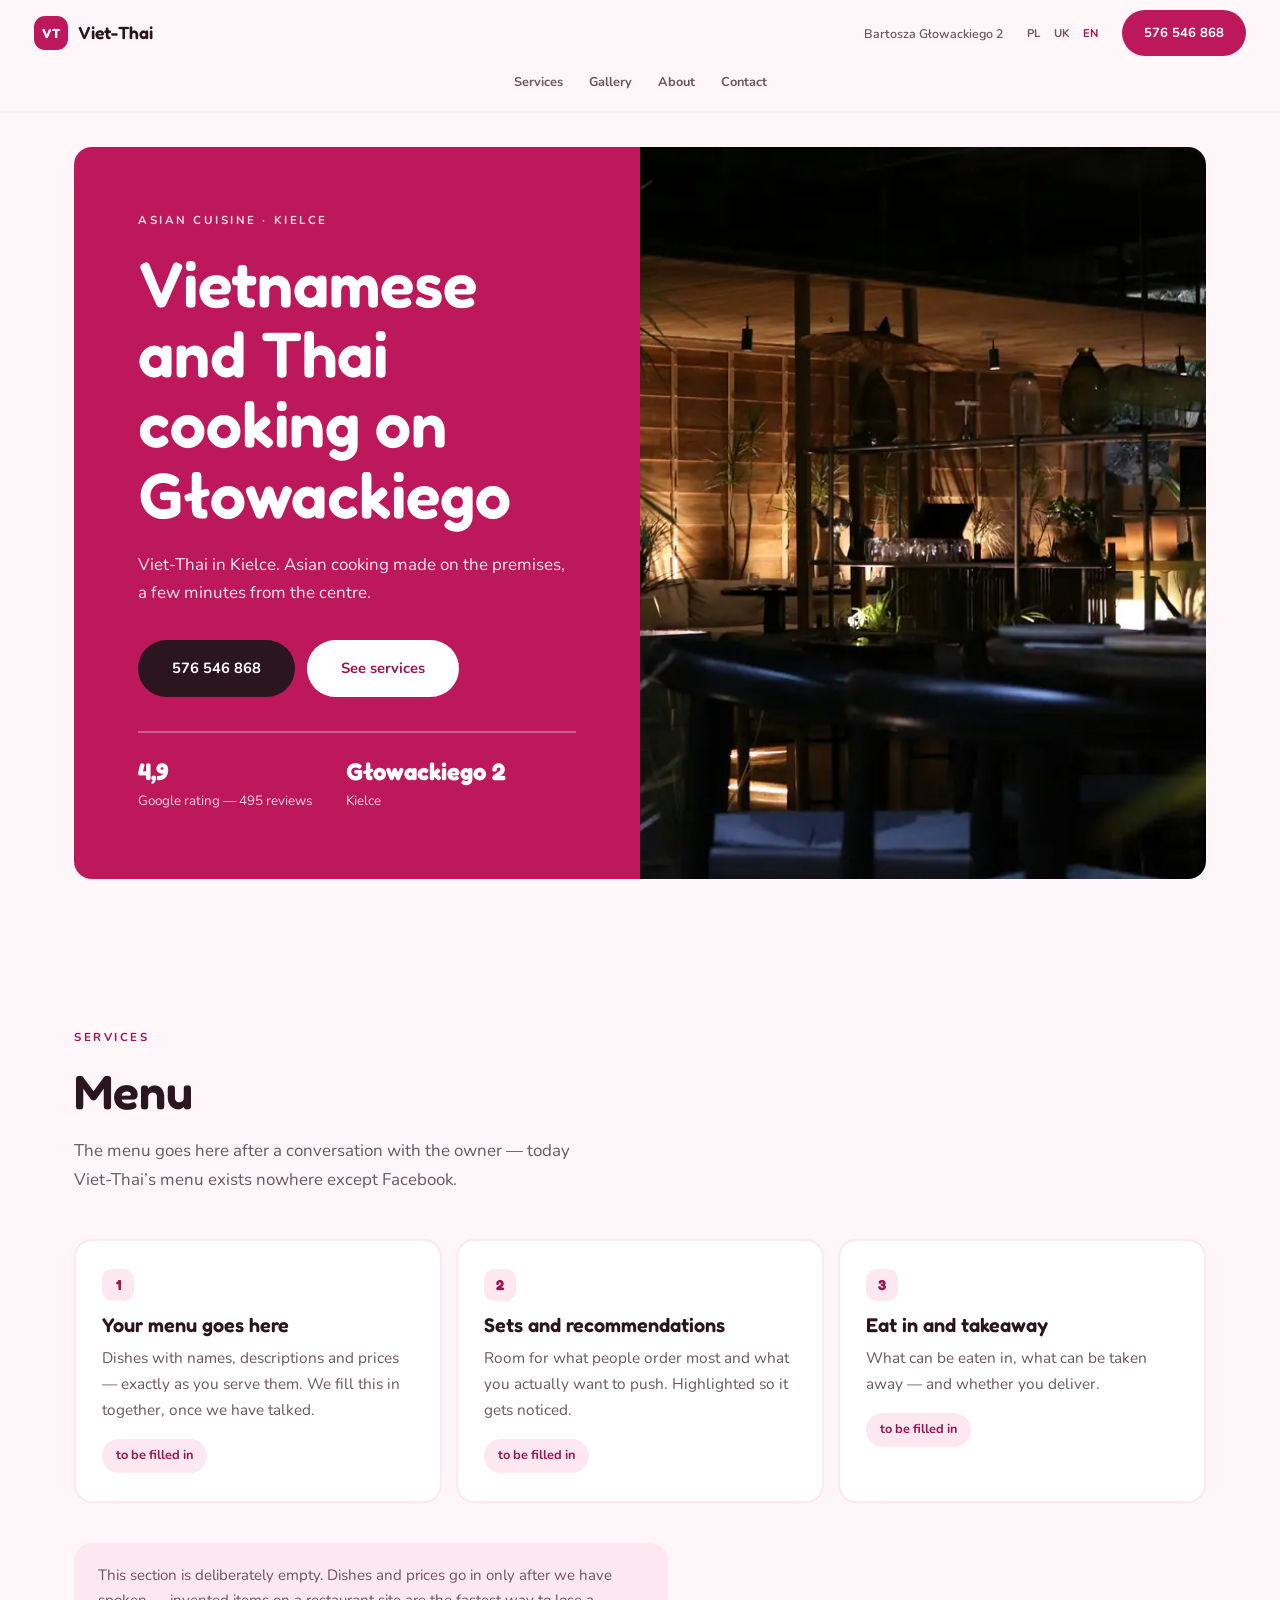
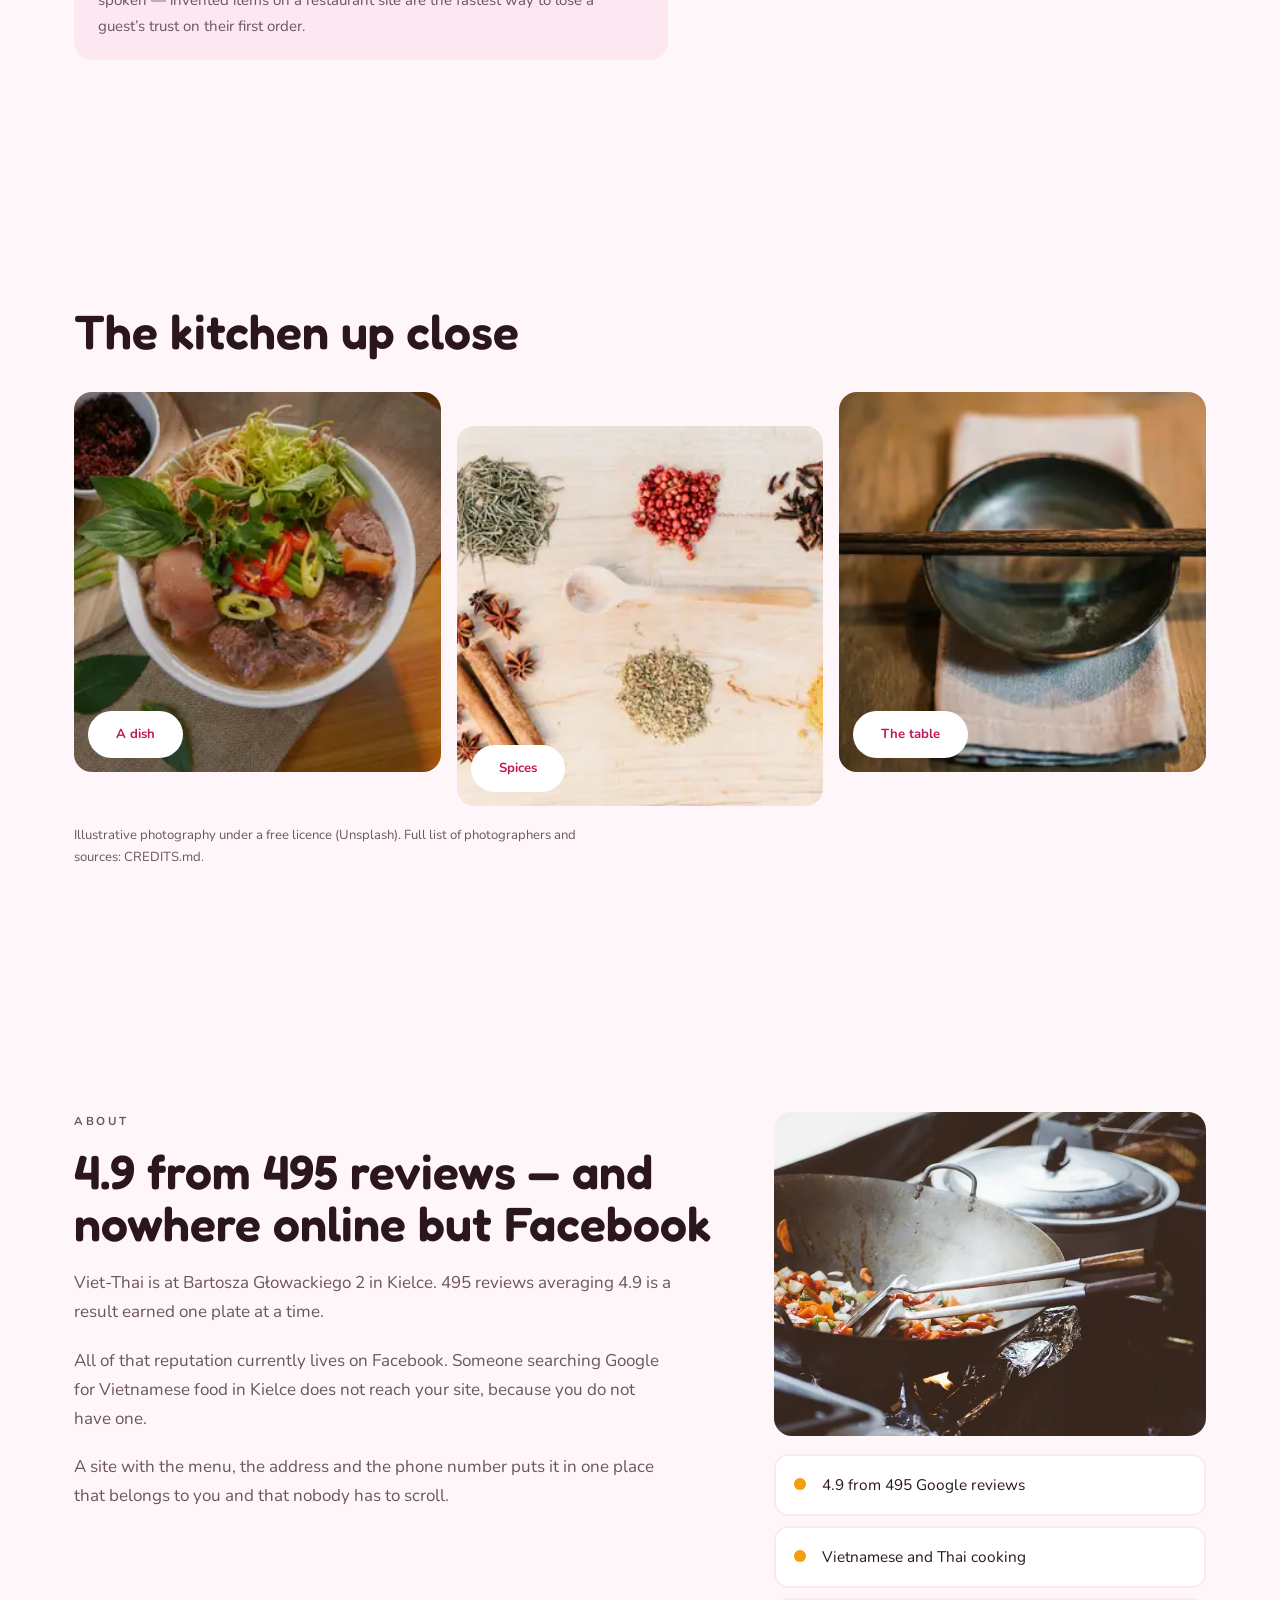
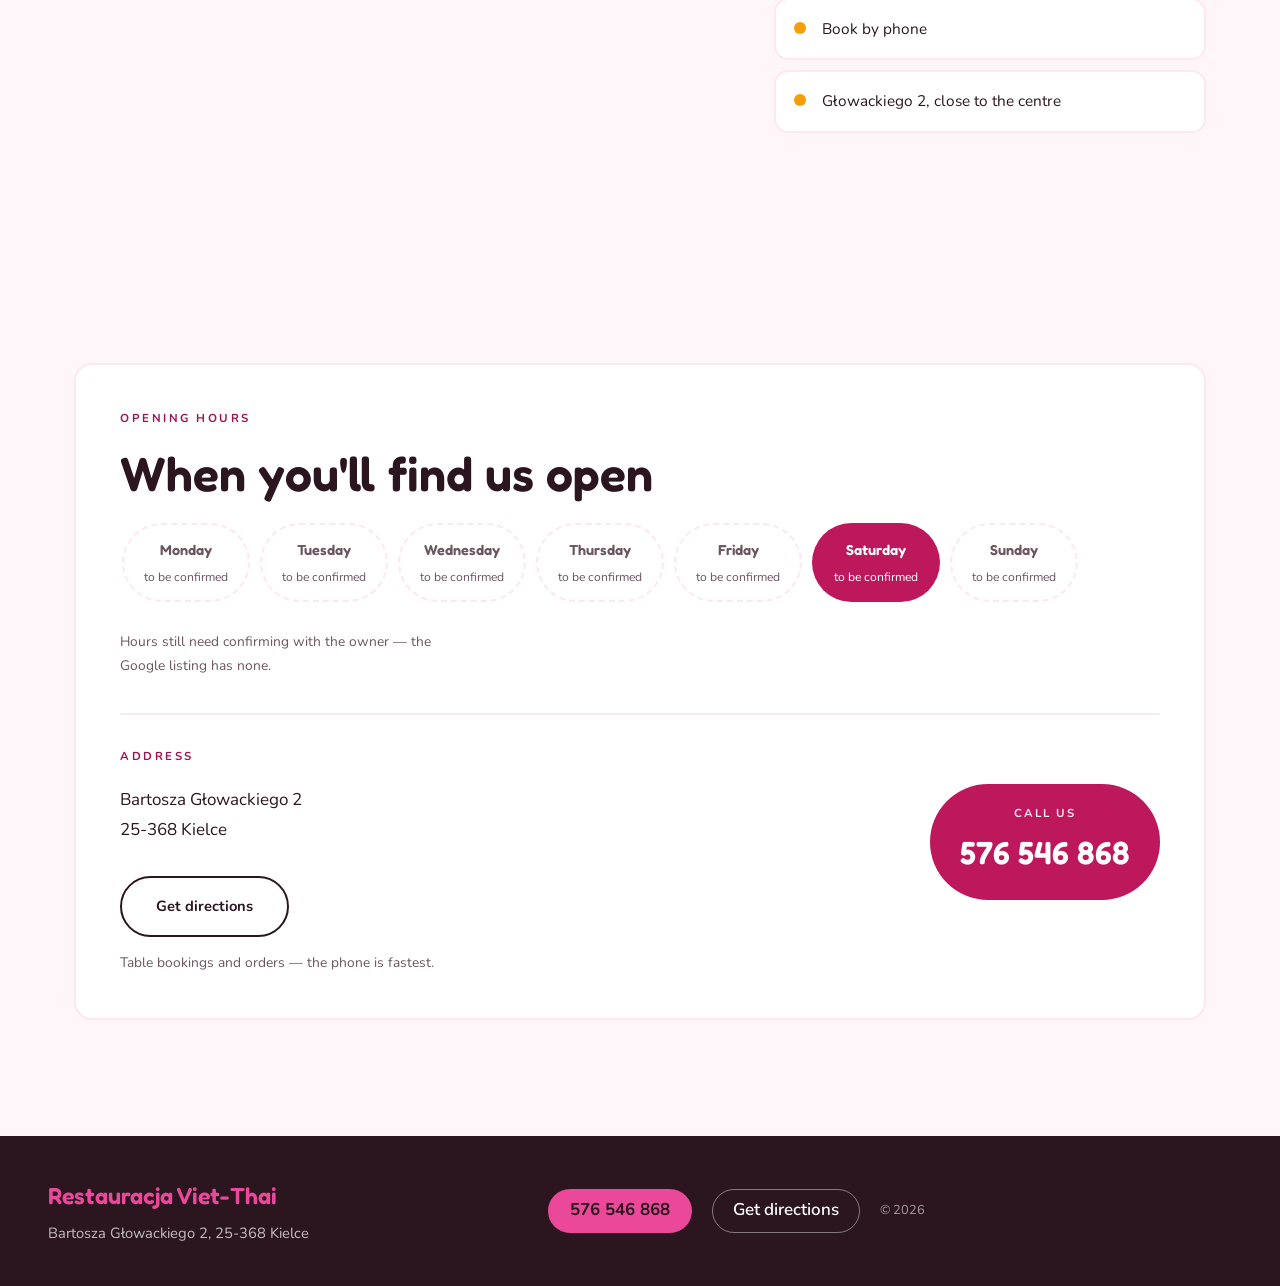
<file: index.html>
<!DOCTYPE html>
<html lang="pl">
<head>
<meta charset="utf-8">
<meta name="viewport" content="width=device-width, initial-scale=1">
<title>Restauracja Viet-Thai — kuchnia wietnamska i tajska, Kielce</title>
<meta name="description" content="Restauracja wietnamsko-tajska przy Głowackiego 2 w Kielcach. Ocena 4,9 przy 495 opiniach w Google.">
<meta name="robots" content="noindex, nofollow">
<link rel="canonical" href="https://otabekmamadaliev.github.io/viet-thai-kielce/">
<link rel="alternate" hreflang="pl" href="https://otabekmamadaliev.github.io/viet-thai-kielce/">
<link rel="alternate" hreflang="uk" href="https://otabekmamadaliev.github.io/viet-thai-kielce/uk/">
<link rel="alternate" hreflang="en" href="https://otabekmamadaliev.github.io/viet-thai-kielce/en/">
<link rel="alternate" hreflang="x-default" href="https://otabekmamadaliev.github.io/viet-thai-kielce/">
<meta name="theme-color" content="#EC4899">
<meta property="og:type" content="website">
<meta property="og:locale" content="pl_PL">
<meta property="og:site_name" content="Restauracja Viet-Thai">
<meta property="og:title" content="Restauracja Viet-Thai — kuchnia wietnamska i tajska, Kielce">
<meta property="og:description" content="Restauracja wietnamsko-tajska przy Głowackiego 2 w Kielcach. Ocena 4,9 przy 495 opiniach w Google.">
<meta property="og:url" content="https://otabekmamadaliev.github.io/viet-thai-kielce/">
<meta property="og:image" content="https://otabekmamadaliev.github.io/viet-thai-kielce/assets/img/og.jpg">
<meta name="twitter:card" content="summary_large_image">
<link rel="icon" href="data:image/svg+xml,%3Csvg xmlns='http://www.w3.org/2000/svg' viewBox='0 0 32 32'%3E%3Crect width='32' height='32' rx='9' fill='%23EC4899'/%3E%3Ctext x='16' y='23' font-family='Verdana,sans-serif' font-weight='bold' font-size='15' fill='%23fff' text-anchor='middle'%3EV%3C/text%3E%3C/svg%3E">
<link rel="preconnect" href="https://fonts.googleapis.com">
<link rel="preconnect" href="https://fonts.gstatic.com" crossorigin>
<link rel="stylesheet" href="https://fonts.googleapis.com/css2?family=Fredoka:wght@400;500;600;700&family=Nunito:wght@400;600;700&display=swap">
<script>
/* Wykrywanie języka — patrz kielce-web-studio/tmp/gen/lang-auto.mjs. */
(function(){
  try{
    var tu=document.documentElement.lang.slice(0,2), znane={pl:1,uk:1,en:1};
    function idz(l){var p=location.pathname.replace(/index\.html$/,'').replace(/\/(uk|en)\/?$/,'/');
      if(p.slice(-1)!=='/')p+='/';location.replace(l==='pl'?p:p+l+'/');}
    var w=null; try{w=localStorage.getItem('jezyk');}catch(e){}
    if(w&&znane[w]){if(w!==tu)idz(w);return;}
    if(tu!=='pl')return;
    try{if(sessionStorage.getItem('jezyk-auto'))return;sessionStorage.setItem('jezyk-auto','1');}catch(e){}
    var chce='en', lista=navigator.languages||[navigator.language||'en'];
    for(var i=0;i<lista.length;i++){var l=String(lista[i]).slice(0,2).toLowerCase();if(znane[l]){chce=l;break;}}
    if(chce!=='pl')idz(chce);
  }catch(e){}
})();
</script>
<link rel="stylesheet" href="assets/style.css">

<link rel="preload" as="image" href="assets/img/hero-2000.webp"
      imagesrcset="assets/img/hero-640.webp 640w, assets/img/hero-960.webp 960w, assets/img/hero-1280.webp 1280w, assets/img/hero-1600.webp 1600w, assets/img/hero-2000.webp 2000w" imagesizes="100vw" type="image/webp" fetchpriority="high">

</head>
<body>
<a class="skip" href="#tresc">Przejdź do treści</a>

<header class="gora" id="top">
  <div class="gora-rzad">
    <a class="logo" href="#top"><span class="logo-znak">VT</span>Viet-Thai</a>
    <span class="gora-adres">Bartosza Głowackiego 2</span>
    <div class="jz" role="group" aria-label="Wybór języka"><span class="lang is-on" aria-current="true">PL</span><a class="lang" href="uk/" hreflang="uk" title="Українська">UK</a><a class="lang" href="en/" hreflang="en" title="English">EN</a></div>
    <a class="tel-btn" href="tel:+48576546868">576 546 868</a>
    <button class="ham" type="button" aria-expanded="false" aria-controls="mm" aria-label="Otwórz menu"><span></span><span></span><span></span></button>
  </div>
  <nav class="linki" aria-label="Menu główne">
    <a href="#menu">Usługi</a>
    <a href="#zdjecia">Galeria</a>
    <a href="#o-nas">O nas</a>
    <a href="#kontakt">Kontakt</a>
  </nav>
</header>
<nav class="mm" id="mm" aria-label="Menu główne">
  <a href="#menu">Usługi</a>
  <a href="#zdjecia">Galeria</a>
  <a href="#o-nas">O nas</a>
  <a href="#kontakt">Kontakt</a>
  <div class="jz jz--mob" role="group" aria-label="Wybór języka"><span class="lang is-on" aria-current="true">PL</span><a class="lang" href="uk/" hreflang="uk" title="Українська">UK</a><a class="lang" href="en/" hreflang="en" title="English">EN</a></div>
</nav>

<main id="tresc">

  <!-- Blok koloru obok zdjecia: bez przyciemnien, bez tekstu na fotografii. -->
  <section class="start">
    <div class="start-blok">
      <p class="etyk">Kuchnia azjatycka &middot; Kielce</p>
      <h1>Wietnamsko-tajska kuchnia przy Głowackiego</h1>
      <p class="lead">Viet-Thai w Kielcach. Kuchnia azjatycka gotowana na miejscu, w lokalu kilka minut od centrum.</p>
      <div class="akcje">
        <a class="pigula" href="tel:+48576546868">576 546 868</a>
        <a class="pigula pigula--jasna" href="#menu">Zobacz usługi</a>
      </div>
      <ul class="odznaki">
        <li><b>4,9</b><span>ocena w Google — 495 opinii</span></li>
        <li><b>Głowackiego 2</b><span>Kielce</span></li>
      </ul>
    </div>
    <div class="start-foto"><picture><source type="image/webp" srcset="assets/img/hero-640.webp 640w, assets/img/hero-960.webp 960w, assets/img/hero-1280.webp 1280w, assets/img/hero-1600.webp 1600w, assets/img/hero-2000.webp 2000w" sizes="100vw"><img class="img--hero" src="assets/img/hero-2000.jpg" srcset="assets/img/hero-640.jpg 640w, assets/img/hero-960.jpg 960w, assets/img/hero-1280.jpg 1280w, assets/img/hero-1600.jpg 1600w, assets/img/hero-2000.jpg 2000w" sizes="100vw" width="2000" height="1125" alt="Wnętrze restauracji azjatyckiej — ciemne drewno, zieleń i ciepłe światło nad stolikami" decoding="async" loading="eager" fetchpriority="high"></picture></div>
  </section>

  <section class="menu" id="menu">
    <header class="sekcja-glowa">
      <p class="etyk etyk--roz">Oferta</p>
      <h2>Menu</h2>
      <p class="lead lead--ciemny">Karta dań trafi tutaj po rozmowie z właścicielem — dziś menu Viet-Thai nie istnieje nigdzie poza Facebookiem.</p>
    </header>
    <div class="kafle">

      <article class="kafel">
        <span class="kafel-nr">1</span>
        <h3>Tu wejdzie Twoje menu</h3>
        <p>Dania z nazwami, opisami i cenami — dokładnie tak, jak podajesz je w lokalu. Uzupełniamy je razem, po rozmowie.</p>
        <span class="kafel-cena">do uzupełnienia</span>
      </article>

      <article class="kafel">
        <span class="kafel-nr">2</span>
        <h3>Zestawy i polecane</h3>
        <p>Miejsce na to, co zamawiają najczęściej i co sam chcesz wypychać. Wyróżnione, żeby rzucało się w oczy.</p>
        <span class="kafel-cena">do uzupełnienia</span>
      </article>

      <article class="kafel">
        <span class="kafel-nr">3</span>
        <h3>Na miejscu i na wynos</h3>
        <p>Informacja, co da się zjeść u Ciebie, a co zabrać — oraz czy i jak dowozisz.</p>
        <span class="kafel-cena">do uzupełnienia</span>
      </article>

    </div>
    <p class="dopisek">Ta sekcja jest celowo pusta. Menu i ceny wpisujemy dopiero po rozmowie — zmyślone dania na stronie restauracji to najszybszy sposób, żeby stracić zaufanie gościa przy pierwszym zamówieniu.</p>
  </section>


  <section class="zdjecia" id="zdjecia" aria-label="Galeria">
    <h2 class="zdjecia-tyt">Kuchnia z bliska</h2>
    <div class="zdjecia-siatka">

      <figure class="pozycja"><picture><source type="image/webp" srcset="assets/img/detail-1-400.webp 400w, assets/img/detail-1-600.webp 600w, assets/img/detail-1-800.webp 800w" sizes="(min-width: 1160px) 350px, (min-width: 980px) 31vw, (min-width: 640px) calc(50vw - 28px), calc(100vw - 40px)"><img class="img--detail-1" src="assets/img/detail-1-800.jpg" srcset="assets/img/detail-1-400.jpg 400w, assets/img/detail-1-600.jpg 600w, assets/img/detail-1-800.jpg 800w" sizes="(min-width: 1160px) 350px, (min-width: 980px) 31vw, (min-width: 640px) calc(50vw - 28px), calc(100vw - 40px)" width="800" height="600" alt="Miska wietnamskiej zupy z wołowiną, świeżymi ziołami i papryczką chili" decoding="async" loading="lazy"></picture><figcaption><span>Danie</span></figcaption></figure>

      <figure class="pozycja"><picture><source type="image/webp" srcset="assets/img/detail-2-400.webp 400w, assets/img/detail-2-600.webp 600w, assets/img/detail-2-800.webp 800w" sizes="(min-width: 1160px) 350px, (min-width: 980px) 31vw, (min-width: 640px) calc(50vw - 28px), calc(100vw - 40px)"><img class="img--detail-2" src="assets/img/detail-2-800.jpg" srcset="assets/img/detail-2-400.jpg 400w, assets/img/detail-2-600.jpg 600w, assets/img/detail-2-800.jpg 800w" sizes="(min-width: 1160px) 350px, (min-width: 980px) 31vw, (min-width: 640px) calc(50vw - 28px), calc(100vw - 40px)" width="800" height="600" alt="Przyprawy rozłożone na jasnym blacie — anyż gwiazdkowaty, cynamon, ziarna pieprzu i kurkuma" decoding="async" loading="lazy"></picture><figcaption><span>Przyprawy</span></figcaption></figure>

      <figure class="pozycja"><picture><source type="image/webp" srcset="assets/img/detail-3-400.webp 400w, assets/img/detail-3-600.webp 600w, assets/img/detail-3-800.webp 800w" sizes="(min-width: 1160px) 350px, (min-width: 980px) 31vw, (min-width: 640px) calc(50vw - 28px), calc(100vw - 40px)"><img class="img--detail-3" src="assets/img/detail-3-800.jpg" srcset="assets/img/detail-3-400.jpg 400w, assets/img/detail-3-600.jpg 600w, assets/img/detail-3-800.jpg 800w" sizes="(min-width: 1160px) 350px, (min-width: 980px) 31vw, (min-width: 640px) calc(50vw - 28px), calc(100vw - 40px)" width="800" height="600" alt="Ciemna czarka z drewnianymi pałeczkami na lnianej serwecie" decoding="async" loading="lazy"></picture><figcaption><span>Stół</span></figcaption></figure>

    </div>
    <p class="dopisek dopisek--male">Zdjęcia ilustracyjne na wolnej licencji (Unsplash). Pełna lista autorów i źródeł: CREDITS.md.</p>
  </section>


  <section class="opowiesc" id="o-nas">
    <div>
      <p class="etyk etyk--roz">O nas</p>
      <h2>4,9 przy 495 opiniach — i żadnego miejsca w sieci poza Facebookiem</h2>
      <p>Viet-Thai działa przy ulicy Bartosza Głowackiego 2 w Kielcach. 495 opinii przy średniej 4,9 to wynik, na który pracuje się talerz po talerzu.</p><p>Cała ta reputacja mieszka dziś na Facebooku. Kto szuka w Google kuchni wietnamskiej w Kielcach, nie trafia na Waszą stronę, bo Waszej strony nie ma.</p><p>Strona z kartą dań, adresem i telefonem zbiera to w jedno miejsce, które należy do Was i którego nie trzeba przewijać.</p>
    </div>
    <div class="opowiesc-bok">
      <figure class="opowiesc-foto"><picture><source type="image/webp" srcset="assets/img/about-480.webp 480w, assets/img/about-720.webp 720w, assets/img/about-960.webp 960w, assets/img/about-1200.webp 1200w" sizes="(min-width: 1160px) 508px, (min-width: 900px) 45vw, calc(100vw - 40px)"><img class="img--about" src="assets/img/about-1200.jpg" srcset="assets/img/about-480.jpg 480w, assets/img/about-720.jpg 720w, assets/img/about-960.jpg 960w, assets/img/about-1200.jpg 1200w" sizes="(min-width: 1160px) 508px, (min-width: 900px) 45vw, calc(100vw - 40px)" width="1200" height="900" alt="Wok z podsmażanymi warzywami na palniku, obok kuchenne szczypce" decoding="async" loading="lazy"></picture></figure>
      <ul class="lista-atutow"><li>4,9 przy 495 opiniach w Google</li><li>Kuchnia wietnamska i tajska</li><li>Rezerwacja telefoniczna</li><li>Głowackiego 2, blisko centrum</li></ul>
    </div>
  </section>

  <!-- Jedna szeroka karta zamiast dwóch bloków obok siebie. Tydzień jest pasem
       pigułek przewijanym palcem — ta strona nie ma na sobie ani jednego ostrego
       rogu, więc tabela z siedmioma wierszami byłaby tu ciałem obcym. -->
  <section class="kontakt" id="kontakt">
    <div class="karta-kontaktu">
      <p class="etyk etyk--roz">Godziny otwarcia</p>
      <h2>Kiedy nas zastaniesz</h2>
      <ul class="pas-tygodnia"><li class="pigulka-dnia pigulka-dnia--zamkniete" data-dzien="0"><b class="pigulka-dzien">Poniedziałek</b><span class="pigulka-czas">do potwierdzenia</span></li><li class="pigulka-dnia pigulka-dnia--zamkniete" data-dzien="1"><b class="pigulka-dzien">Wtorek</b><span class="pigulka-czas">do potwierdzenia</span></li><li class="pigulka-dnia pigulka-dnia--zamkniete" data-dzien="2"><b class="pigulka-dzien">Środa</b><span class="pigulka-czas">do potwierdzenia</span></li><li class="pigulka-dnia pigulka-dnia--zamkniete" data-dzien="3"><b class="pigulka-dzien">Czwartek</b><span class="pigulka-czas">do potwierdzenia</span></li><li class="pigulka-dnia pigulka-dnia--zamkniete" data-dzien="4"><b class="pigulka-dzien">Piątek</b><span class="pigulka-czas">do potwierdzenia</span></li><li class="pigulka-dnia pigulka-dnia--zamkniete" data-dzien="5"><b class="pigulka-dzien">Sobota</b><span class="pigulka-czas">do potwierdzenia</span></li><li class="pigulka-dnia pigulka-dnia--zamkniete" data-dzien="6"><b class="pigulka-dzien">Niedziela</b><span class="pigulka-czas">do potwierdzenia</span></li></ul>
      <p class="drobne">Godziny do potwierdzenia z właścicielem — w wizytówce Google ich nie ma.</p>

      <div class="karta-dol">
        <div class="karta-adres">
          <p class="etyk etyk--roz">Adres</p>
          <p class="adres">Bartosza Głowackiego 2<br>25-368 Kielce</p>
          <a class="pigula pigula--obrys" href="https://www.google.com/maps/place/?q=place_id:ChIJP7hZuuUnGEcR8oKC6hxC-2k" target="_blank" rel="noopener">Wyznacz trasę</a>
        </div>

        <a class="wielka-pigula" href="tel:+48576546868">
          <span>Zadzwoń</span>
          <b>576 546 868</b>
        </a>

      </div>
      <p class="drobne">Rezerwacja stolika i zamówienia — najszybciej telefonicznie.</p>
    </div>
  </section>

</main>

<footer class="dol">
  <div class="dol-kto">
    <p class="dol-logo">Restauracja Viet-Thai</p>
    <p class="dol-adres">Bartosza Głowackiego 2, 25-368 Kielce</p>
  </div>
  <a class="dol-tel" href="tel:+48576546868">576 546 868</a>
  <a class="dol-mapa" href="https://www.google.com/maps/place/?q=place_id:ChIJP7hZuuUnGEcR8oKC6hxC-2k" target="_blank" rel="noopener">Wyznacz trasę</a>
  <p class="drobne">&copy; 2026</p>
</footer>

<script id="i18n" type="application/json">{"sending":"Wysyłanie…","fillAll":"Uzupełnij wszystkie pola formularza.","openingMail":"Otwieramy Twój program pocztowy…","notConnected":"Formularz nie jest jeszcze podłączony. Prosimy o kontakt telefoniczny.","sent":"Dziękujemy! Wiadomość została wysłana — odezwiemy się wkrótce.","failed":"Nie udało się wysłać wiadomości. Prosimy o kontakt telefoniczny.","mailName":"Imię i nazwisko","mailContact":"Kontakt","backToTop":"Wróć na górę","closeGallery":"Zamknij podgląd","prevImage":"Poprzednie zdjęcie","nextImage":"Następne zdjęcie","closeMenu":"Zamknij menu"}</script>
<script src="assets/app.js" defer></script>
<script type="application/ld+json">{
  "@context": "https://schema.org",
  "@type": "Restaurant",
  "name": "Restauracja Viet-Thai",
  "image": "https://otabekmamadaliev.github.io/viet-thai-kielce/assets/img/og.jpg",
  "url": "https://otabekmamadaliev.github.io/viet-thai-kielce/",
  "telephone": "+48576546868",
  "priceRange": "$$",
  "address": {
    "@type": "PostalAddress",
    "streetAddress": "Bartosza Głowackiego 2",
    "addressLocality": "Kielce",
    "postalCode": "25-368",
    "addressRegion": "świętokrzyskie",
    "addressCountry": "PL"
  },
  "geo": {
    "@type": "GeoCoordinates",
    "latitude": 50.867142,
    "longitude": 20.635043
  },
  "hasMap": "https://www.google.com/maps/place/?q=place_id:ChIJP7hZuuUnGEcR8oKC6hxC-2k",
  "areaServed": {
    "@type": "City",
    "name": "Kielce"
  },
  "sameAs": []
}</script>
</body>
</html>
</file>
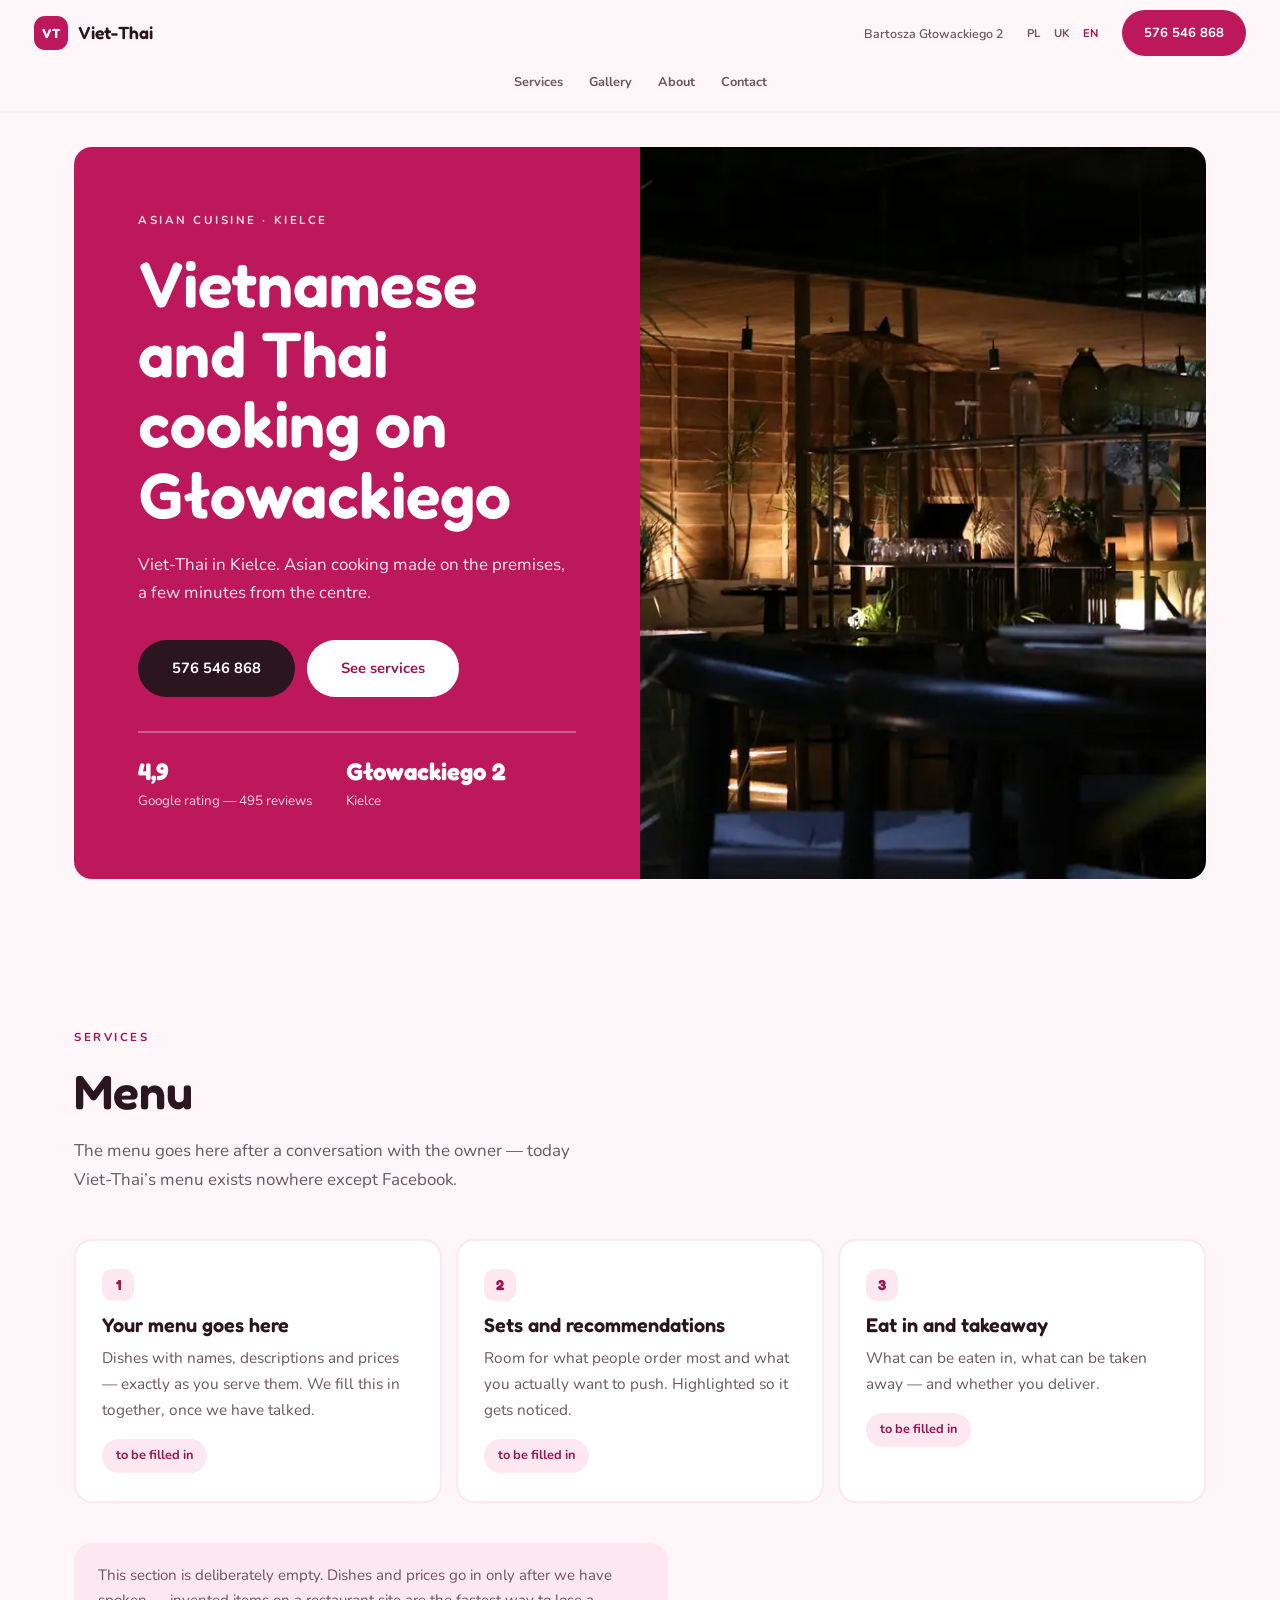
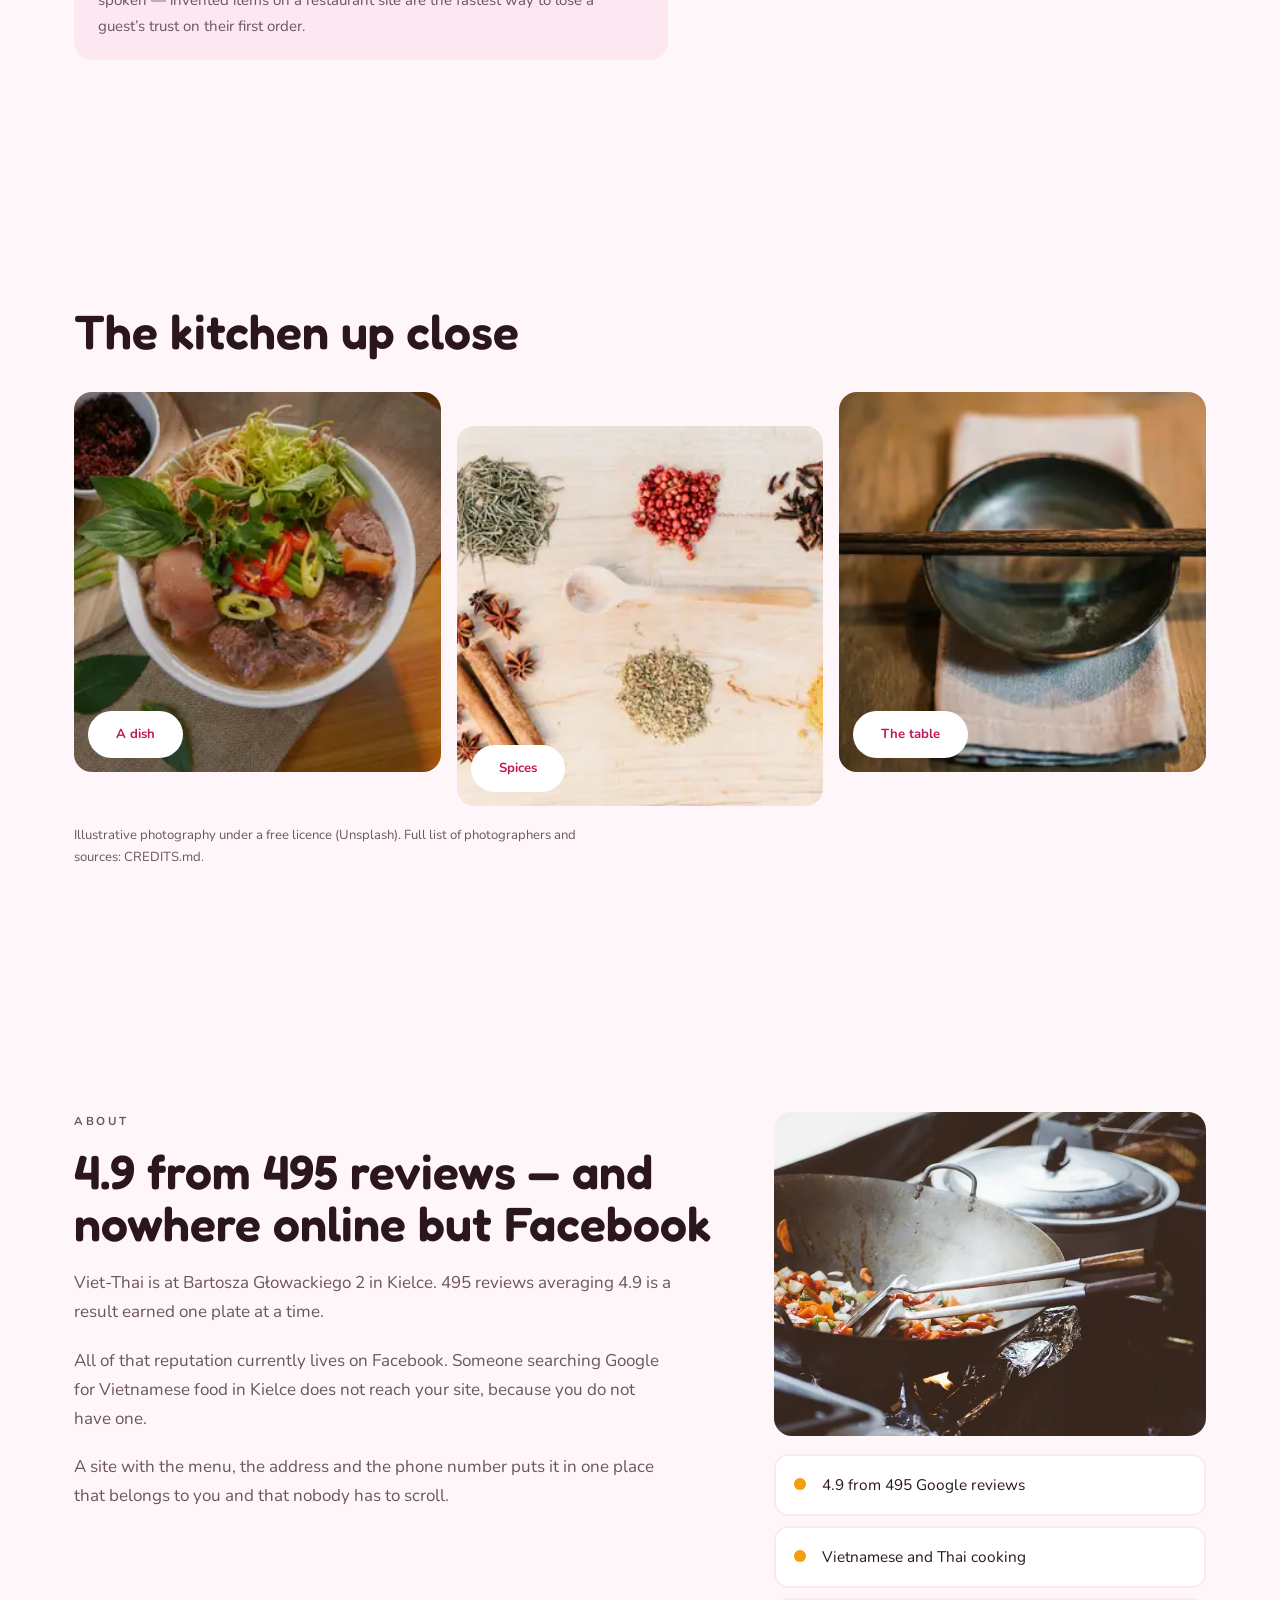
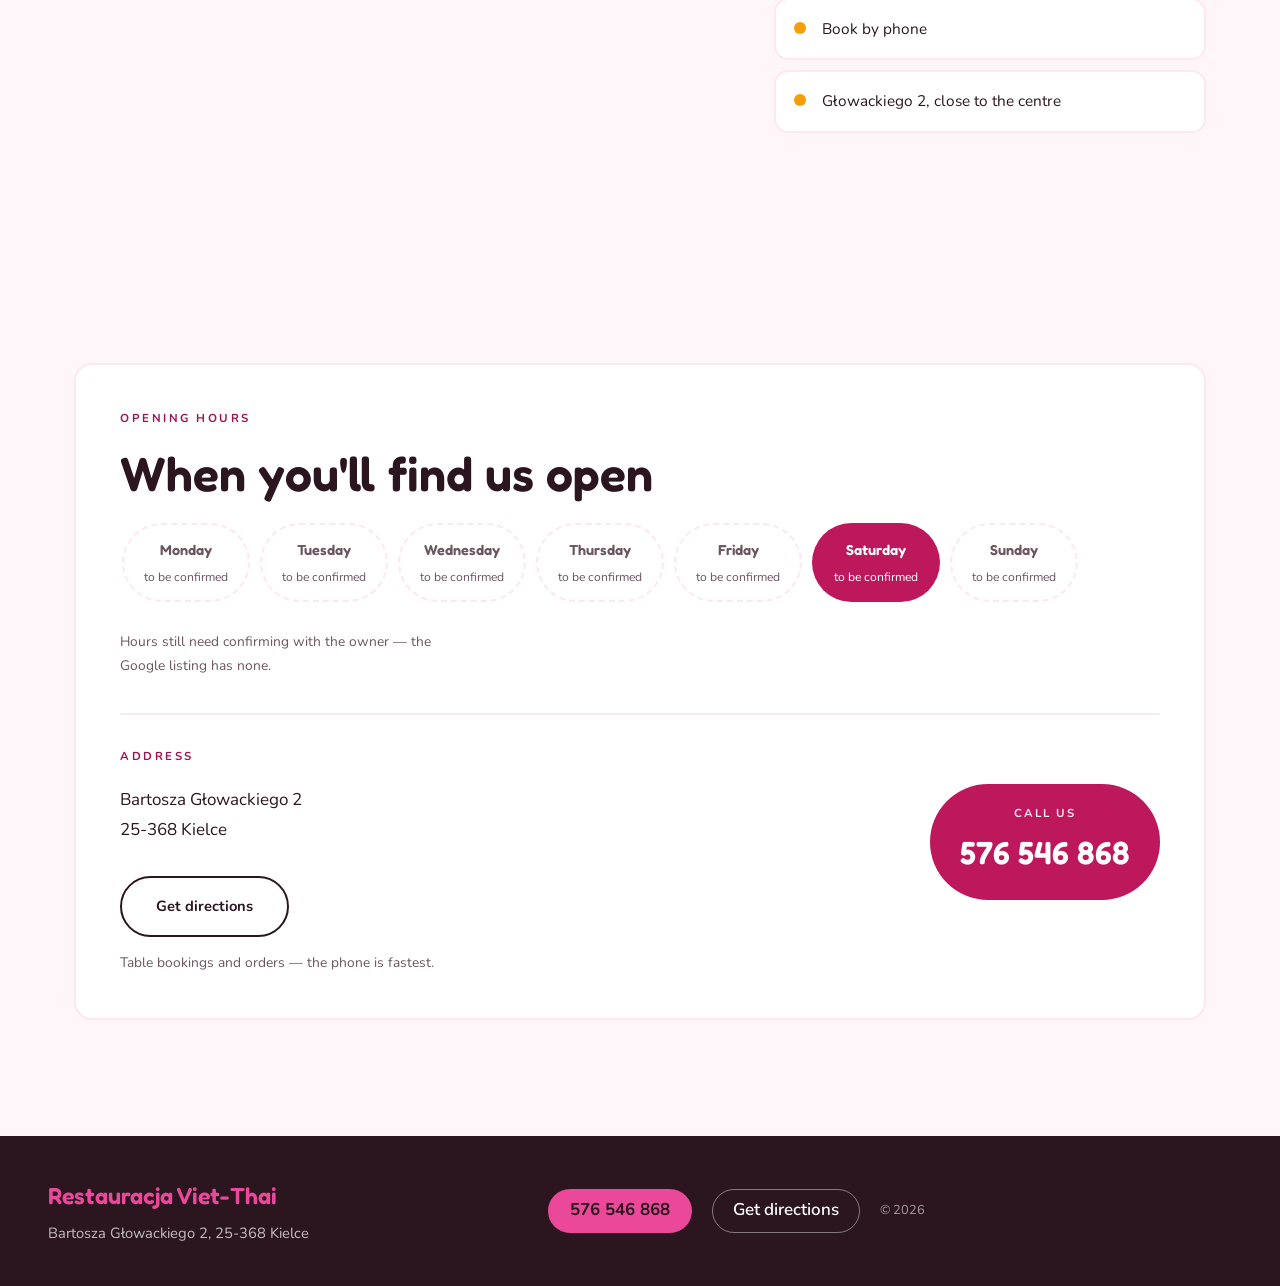
<file: en/index.html>
<!DOCTYPE html>
<html lang="en">
<head>
<meta charset="utf-8">
<meta name="viewport" content="width=device-width, initial-scale=1">
<title>Restauracja Viet-Thai — Vietnamese and Thai food, Kielce</title>
<meta name="description" content="Vietnamese-Thai restaurant at Głowackiego 2 in Kielce. Rated 4.9 from 495 Google reviews.">
<meta name="robots" content="noindex, nofollow">
<link rel="canonical" href="https://otabekmamadaliev.github.io/viet-thai-kielce/en/">
<link rel="alternate" hreflang="pl" href="https://otabekmamadaliev.github.io/viet-thai-kielce/">
<link rel="alternate" hreflang="uk" href="https://otabekmamadaliev.github.io/viet-thai-kielce/uk/">
<link rel="alternate" hreflang="en" href="https://otabekmamadaliev.github.io/viet-thai-kielce/en/">
<link rel="alternate" hreflang="x-default" href="https://otabekmamadaliev.github.io/viet-thai-kielce/">
<meta name="theme-color" content="#EC4899">
<meta property="og:type" content="website">
<meta property="og:locale" content="en_GB">
<meta property="og:site_name" content="Restauracja Viet-Thai">
<meta property="og:title" content="Restauracja Viet-Thai — Vietnamese and Thai food, Kielce">
<meta property="og:description" content="Vietnamese-Thai restaurant at Głowackiego 2 in Kielce. Rated 4.9 from 495 Google reviews.">
<meta property="og:url" content="https://otabekmamadaliev.github.io/viet-thai-kielce/en/">
<meta property="og:image" content="https://otabekmamadaliev.github.io/viet-thai-kielce/assets/img/og.jpg">
<meta name="twitter:card" content="summary_large_image">
<link rel="icon" href="data:image/svg+xml,%3Csvg xmlns='http://www.w3.org/2000/svg' viewBox='0 0 32 32'%3E%3Crect width='32' height='32' rx='9' fill='%23EC4899'/%3E%3Ctext x='16' y='23' font-family='Verdana,sans-serif' font-weight='bold' font-size='15' fill='%23fff' text-anchor='middle'%3EV%3C/text%3E%3C/svg%3E">
<link rel="preconnect" href="https://fonts.googleapis.com">
<link rel="preconnect" href="https://fonts.gstatic.com" crossorigin>
<link rel="stylesheet" href="https://fonts.googleapis.com/css2?family=Fredoka:wght@400;500;600;700&family=Nunito:wght@400;600;700&display=swap">
<script>
/* Wykrywanie języka — patrz kielce-web-studio/tmp/gen/lang-auto.mjs. */
(function(){
  try{
    var tu=document.documentElement.lang.slice(0,2), znane={pl:1,uk:1,en:1};
    function idz(l){var p=location.pathname.replace(/index\.html$/,'').replace(/\/(uk|en)\/?$/,'/');
      if(p.slice(-1)!=='/')p+='/';location.replace(l==='pl'?p:p+l+'/');}
    var w=null; try{w=localStorage.getItem('jezyk');}catch(e){}
    if(w&&znane[w]){if(w!==tu)idz(w);return;}
    if(tu!=='pl')return;
    try{if(sessionStorage.getItem('jezyk-auto'))return;sessionStorage.setItem('jezyk-auto','1');}catch(e){}
    var chce='en', lista=navigator.languages||[navigator.language||'en'];
    for(var i=0;i<lista.length;i++){var l=String(lista[i]).slice(0,2).toLowerCase();if(znane[l]){chce=l;break;}}
    if(chce!=='pl')idz(chce);
  }catch(e){}
})();
</script>
<link rel="stylesheet" href="../assets/style.css">

<link rel="preload" as="image" href="../assets/img/hero-2000.webp"
      imagesrcset="../assets/img/hero-640.webp 640w, ../assets/img/hero-960.webp 960w, ../assets/img/hero-1280.webp 1280w, ../assets/img/hero-1600.webp 1600w, ../assets/img/hero-2000.webp 2000w" imagesizes="100vw" type="image/webp" fetchpriority="high">

</head>
<body>
<a class="skip" href="#tresc">Skip to content</a>

<header class="gora" id="top">
  <div class="gora-rzad">
    <a class="logo" href="#top"><span class="logo-znak">VT</span>Viet-Thai</a>
    <span class="gora-adres">Bartosza Głowackiego 2</span>
    <div class="jz" role="group" aria-label="Language"><a class="lang" href=".././" hreflang="pl" title="Polski">PL</a><a class="lang" href="../uk/" hreflang="uk" title="Українська">UK</a><span class="lang is-on" aria-current="true">EN</span></div>
    <a class="tel-btn" href="tel:+48576546868">576 546 868</a>
    <button class="ham" type="button" aria-expanded="false" aria-controls="mm" aria-label="Open menu"><span></span><span></span><span></span></button>
  </div>
  <nav class="linki" aria-label="Main menu">
    <a href="#menu">Services</a>
    <a href="#zdjecia">Gallery</a>
    <a href="#o-nas">About</a>
    <a href="#kontakt">Contact</a>
  </nav>
</header>
<nav class="mm" id="mm" aria-label="Main menu">
  <a href="#menu">Services</a>
  <a href="#zdjecia">Gallery</a>
  <a href="#o-nas">About</a>
  <a href="#kontakt">Contact</a>
  <div class="jz jz--mob" role="group" aria-label="Language"><a class="lang" href=".././" hreflang="pl" title="Polski">PL</a><a class="lang" href="../uk/" hreflang="uk" title="Українська">UK</a><span class="lang is-on" aria-current="true">EN</span></div>
</nav>

<main id="tresc">

  <!-- Blok koloru obok zdjecia: bez przyciemnien, bez tekstu na fotografii. -->
  <section class="start">
    <div class="start-blok">
      <p class="etyk">Asian cuisine &middot; Kielce</p>
      <h1>Vietnamese and Thai cooking on Głowackiego</h1>
      <p class="lead">Viet-Thai in Kielce. Asian cooking made on the premises, a few minutes from the centre.</p>
      <div class="akcje">
        <a class="pigula" href="tel:+48576546868">576 546 868</a>
        <a class="pigula pigula--jasna" href="#menu">See services</a>
      </div>
      <ul class="odznaki">
        <li><b>4,9</b><span>Google rating — 495 reviews</span></li>
        <li><b>Głowackiego 2</b><span>Kielce</span></li>
      </ul>
    </div>
    <div class="start-foto"><picture><source type="image/webp" srcset="../assets/img/hero-640.webp 640w, ../assets/img/hero-960.webp 960w, ../assets/img/hero-1280.webp 1280w, ../assets/img/hero-1600.webp 1600w, ../assets/img/hero-2000.webp 2000w" sizes="100vw"><img class="img--hero" src="../assets/img/hero-2000.jpg" srcset="../assets/img/hero-640.jpg 640w, ../assets/img/hero-960.jpg 960w, ../assets/img/hero-1280.jpg 1280w, ../assets/img/hero-1600.jpg 1600w, ../assets/img/hero-2000.jpg 2000w" sizes="100vw" width="2000" height="1125" alt="Wnętrze restauracji azjatyckiej — ciemne drewno, zieleń i ciepłe światło nad stolikami" decoding="async" loading="eager" fetchpriority="high"></picture></div>
  </section>

  <section class="menu" id="menu">
    <header class="sekcja-glowa">
      <p class="etyk etyk--roz">Services</p>
      <h2>Menu</h2>
      <p class="lead lead--ciemny">The menu goes here after a conversation with the owner — today Viet-Thai’s menu exists nowhere except Facebook.</p>
    </header>
    <div class="kafle">

      <article class="kafel">
        <span class="kafel-nr">1</span>
        <h3>Your menu goes here</h3>
        <p>Dishes with names, descriptions and prices — exactly as you serve them. We fill this in together, once we have talked.</p>
        <span class="kafel-cena">to be filled in</span>
      </article>

      <article class="kafel">
        <span class="kafel-nr">2</span>
        <h3>Sets and recommendations</h3>
        <p>Room for what people order most and what you actually want to push. Highlighted so it gets noticed.</p>
        <span class="kafel-cena">to be filled in</span>
      </article>

      <article class="kafel">
        <span class="kafel-nr">3</span>
        <h3>Eat in and takeaway</h3>
        <p>What can be eaten in, what can be taken away — and whether you deliver.</p>
        <span class="kafel-cena">to be filled in</span>
      </article>

    </div>
    <p class="dopisek">This section is deliberately empty. Dishes and prices go in only after we have spoken — invented items on a restaurant site are the fastest way to lose a guest’s trust on their first order.</p>
  </section>


  <section class="zdjecia" id="zdjecia" aria-label="Gallery">
    <h2 class="zdjecia-tyt">The kitchen up close</h2>
    <div class="zdjecia-siatka">

      <figure class="pozycja"><picture><source type="image/webp" srcset="../assets/img/detail-1-400.webp 400w, ../assets/img/detail-1-600.webp 600w, ../assets/img/detail-1-800.webp 800w" sizes="(min-width: 1160px) 350px, (min-width: 980px) 31vw, (min-width: 640px) calc(50vw - 28px), calc(100vw - 40px)"><img class="img--detail-1" src="../assets/img/detail-1-800.jpg" srcset="../assets/img/detail-1-400.jpg 400w, ../assets/img/detail-1-600.jpg 600w, ../assets/img/detail-1-800.jpg 800w" sizes="(min-width: 1160px) 350px, (min-width: 980px) 31vw, (min-width: 640px) calc(50vw - 28px), calc(100vw - 40px)" width="800" height="600" alt="Miska wietnamskiej zupy z wołowiną, świeżymi ziołami i papryczką chili" decoding="async" loading="lazy"></picture><figcaption><span>A dish</span></figcaption></figure>

      <figure class="pozycja"><picture><source type="image/webp" srcset="../assets/img/detail-2-400.webp 400w, ../assets/img/detail-2-600.webp 600w, ../assets/img/detail-2-800.webp 800w" sizes="(min-width: 1160px) 350px, (min-width: 980px) 31vw, (min-width: 640px) calc(50vw - 28px), calc(100vw - 40px)"><img class="img--detail-2" src="../assets/img/detail-2-800.jpg" srcset="../assets/img/detail-2-400.jpg 400w, ../assets/img/detail-2-600.jpg 600w, ../assets/img/detail-2-800.jpg 800w" sizes="(min-width: 1160px) 350px, (min-width: 980px) 31vw, (min-width: 640px) calc(50vw - 28px), calc(100vw - 40px)" width="800" height="600" alt="Przyprawy rozłożone na jasnym blacie — anyż gwiazdkowaty, cynamon, ziarna pieprzu i kurkuma" decoding="async" loading="lazy"></picture><figcaption><span>Spices</span></figcaption></figure>

      <figure class="pozycja"><picture><source type="image/webp" srcset="../assets/img/detail-3-400.webp 400w, ../assets/img/detail-3-600.webp 600w, ../assets/img/detail-3-800.webp 800w" sizes="(min-width: 1160px) 350px, (min-width: 980px) 31vw, (min-width: 640px) calc(50vw - 28px), calc(100vw - 40px)"><img class="img--detail-3" src="../assets/img/detail-3-800.jpg" srcset="../assets/img/detail-3-400.jpg 400w, ../assets/img/detail-3-600.jpg 600w, ../assets/img/detail-3-800.jpg 800w" sizes="(min-width: 1160px) 350px, (min-width: 980px) 31vw, (min-width: 640px) calc(50vw - 28px), calc(100vw - 40px)" width="800" height="600" alt="Ciemna czarka z drewnianymi pałeczkami na lnianej serwecie" decoding="async" loading="lazy"></picture><figcaption><span>The table</span></figcaption></figure>

    </div>
    <p class="dopisek dopisek--male">Illustrative photography under a free licence (Unsplash). Full list of photographers and sources: CREDITS.md.</p>
  </section>


  <section class="opowiesc" id="o-nas">
    <div>
      <p class="etyk etyk--roz">About</p>
      <h2>4.9 from 495 reviews — and nowhere online but Facebook</h2>
      <p>Viet-Thai is at Bartosza Głowackiego 2 in Kielce. 495 reviews averaging 4.9 is a result earned one plate at a time.</p><p>All of that reputation currently lives on Facebook. Someone searching Google for Vietnamese food in Kielce does not reach your site, because you do not have one.</p><p>A site with the menu, the address and the phone number puts it in one place that belongs to you and that nobody has to scroll.</p>
    </div>
    <div class="opowiesc-bok">
      <figure class="opowiesc-foto"><picture><source type="image/webp" srcset="../assets/img/about-480.webp 480w, ../assets/img/about-720.webp 720w, ../assets/img/about-960.webp 960w, ../assets/img/about-1200.webp 1200w" sizes="(min-width: 1160px) 508px, (min-width: 900px) 45vw, calc(100vw - 40px)"><img class="img--about" src="../assets/img/about-1200.jpg" srcset="../assets/img/about-480.jpg 480w, ../assets/img/about-720.jpg 720w, ../assets/img/about-960.jpg 960w, ../assets/img/about-1200.jpg 1200w" sizes="(min-width: 1160px) 508px, (min-width: 900px) 45vw, calc(100vw - 40px)" width="1200" height="900" alt="Wok z podsmażanymi warzywami na palniku, obok kuchenne szczypce" decoding="async" loading="lazy"></picture></figure>
      <ul class="lista-atutow"><li>4.9 from 495 Google reviews</li><li>Vietnamese and Thai cooking</li><li>Book by phone</li><li>Głowackiego 2, close to the centre</li></ul>
    </div>
  </section>

  <!-- Jedna szeroka karta zamiast dwóch bloków obok siebie. Tydzień jest pasem
       pigułek przewijanym palcem — ta strona nie ma na sobie ani jednego ostrego
       rogu, więc tabela z siedmioma wierszami byłaby tu ciałem obcym. -->
  <section class="kontakt" id="kontakt">
    <div class="karta-kontaktu">
      <p class="etyk etyk--roz">Opening hours</p>
      <h2>When you&#39;ll find us open</h2>
      <ul class="pas-tygodnia"><li class="pigulka-dnia pigulka-dnia--zamkniete" data-dzien="0"><b class="pigulka-dzien">Monday</b><span class="pigulka-czas">to be confirmed</span></li><li class="pigulka-dnia pigulka-dnia--zamkniete" data-dzien="1"><b class="pigulka-dzien">Tuesday</b><span class="pigulka-czas">to be confirmed</span></li><li class="pigulka-dnia pigulka-dnia--zamkniete" data-dzien="2"><b class="pigulka-dzien">Wednesday</b><span class="pigulka-czas">to be confirmed</span></li><li class="pigulka-dnia pigulka-dnia--zamkniete" data-dzien="3"><b class="pigulka-dzien">Thursday</b><span class="pigulka-czas">to be confirmed</span></li><li class="pigulka-dnia pigulka-dnia--zamkniete" data-dzien="4"><b class="pigulka-dzien">Friday</b><span class="pigulka-czas">to be confirmed</span></li><li class="pigulka-dnia pigulka-dnia--zamkniete" data-dzien="5"><b class="pigulka-dzien">Saturday</b><span class="pigulka-czas">to be confirmed</span></li><li class="pigulka-dnia pigulka-dnia--zamkniete" data-dzien="6"><b class="pigulka-dzien">Sunday</b><span class="pigulka-czas">to be confirmed</span></li></ul>
      <p class="drobne">Hours still need confirming with the owner — the Google listing has none.</p>

      <div class="karta-dol">
        <div class="karta-adres">
          <p class="etyk etyk--roz">Address</p>
          <p class="adres">Bartosza Głowackiego 2<br>25-368 Kielce</p>
          <a class="pigula pigula--obrys" href="https://www.google.com/maps/place/?q=place_id:ChIJP7hZuuUnGEcR8oKC6hxC-2k" target="_blank" rel="noopener">Get directions</a>
        </div>

        <a class="wielka-pigula" href="tel:+48576546868">
          <span>Call us</span>
          <b>576 546 868</b>
        </a>

      </div>
      <p class="drobne">Table bookings and orders — the phone is fastest.</p>
    </div>
  </section>

</main>

<footer class="dol">
  <div class="dol-kto">
    <p class="dol-logo">Restauracja Viet-Thai</p>
    <p class="dol-adres">Bartosza Głowackiego 2, 25-368 Kielce</p>
  </div>
  <a class="dol-tel" href="tel:+48576546868">576 546 868</a>
  <a class="dol-mapa" href="https://www.google.com/maps/place/?q=place_id:ChIJP7hZuuUnGEcR8oKC6hxC-2k" target="_blank" rel="noopener">Get directions</a>
  <p class="drobne">&copy; 2026</p>
</footer>

<script id="i18n" type="application/json">{"sending":"Sending…","fillAll":"Please fill in every field.","openingMail":"Opening your mail app…","notConnected":"The form is not connected yet. Please call us instead.","sent":"Thank you! Your message has been sent — we'll be in touch shortly.","failed":"The message could not be sent. Please call us instead.","mailName":"Full name","mailContact":"Contact","backToTop":"Back to top","closeGallery":"Close preview","prevImage":"Previous photo","nextImage":"Next photo","closeMenu":"Close menu"}</script>
<script src="../assets/app.js" defer></script>
<script type="application/ld+json">{
  "@context": "https://schema.org",
  "@type": "Restaurant",
  "name": "Restauracja Viet-Thai",
  "image": "https://otabekmamadaliev.github.io/viet-thai-kielce/assets/img/og.jpg",
  "url": "https://otabekmamadaliev.github.io/viet-thai-kielce/",
  "telephone": "+48576546868",
  "priceRange": "$$",
  "address": {
    "@type": "PostalAddress",
    "streetAddress": "Bartosza Głowackiego 2",
    "addressLocality": "Kielce",
    "postalCode": "25-368",
    "addressRegion": "świętokrzyskie",
    "addressCountry": "PL"
  },
  "geo": {
    "@type": "GeoCoordinates",
    "latitude": 50.867142,
    "longitude": 20.635043
  },
  "hasMap": "https://www.google.com/maps/place/?q=place_id:ChIJP7hZuuUnGEcR8oKC6hxC-2k",
  "areaServed": {
    "@type": "City",
    "name": "Kielce"
  },
  "sameAs": []
}</script>
</body>
</html>
</file>
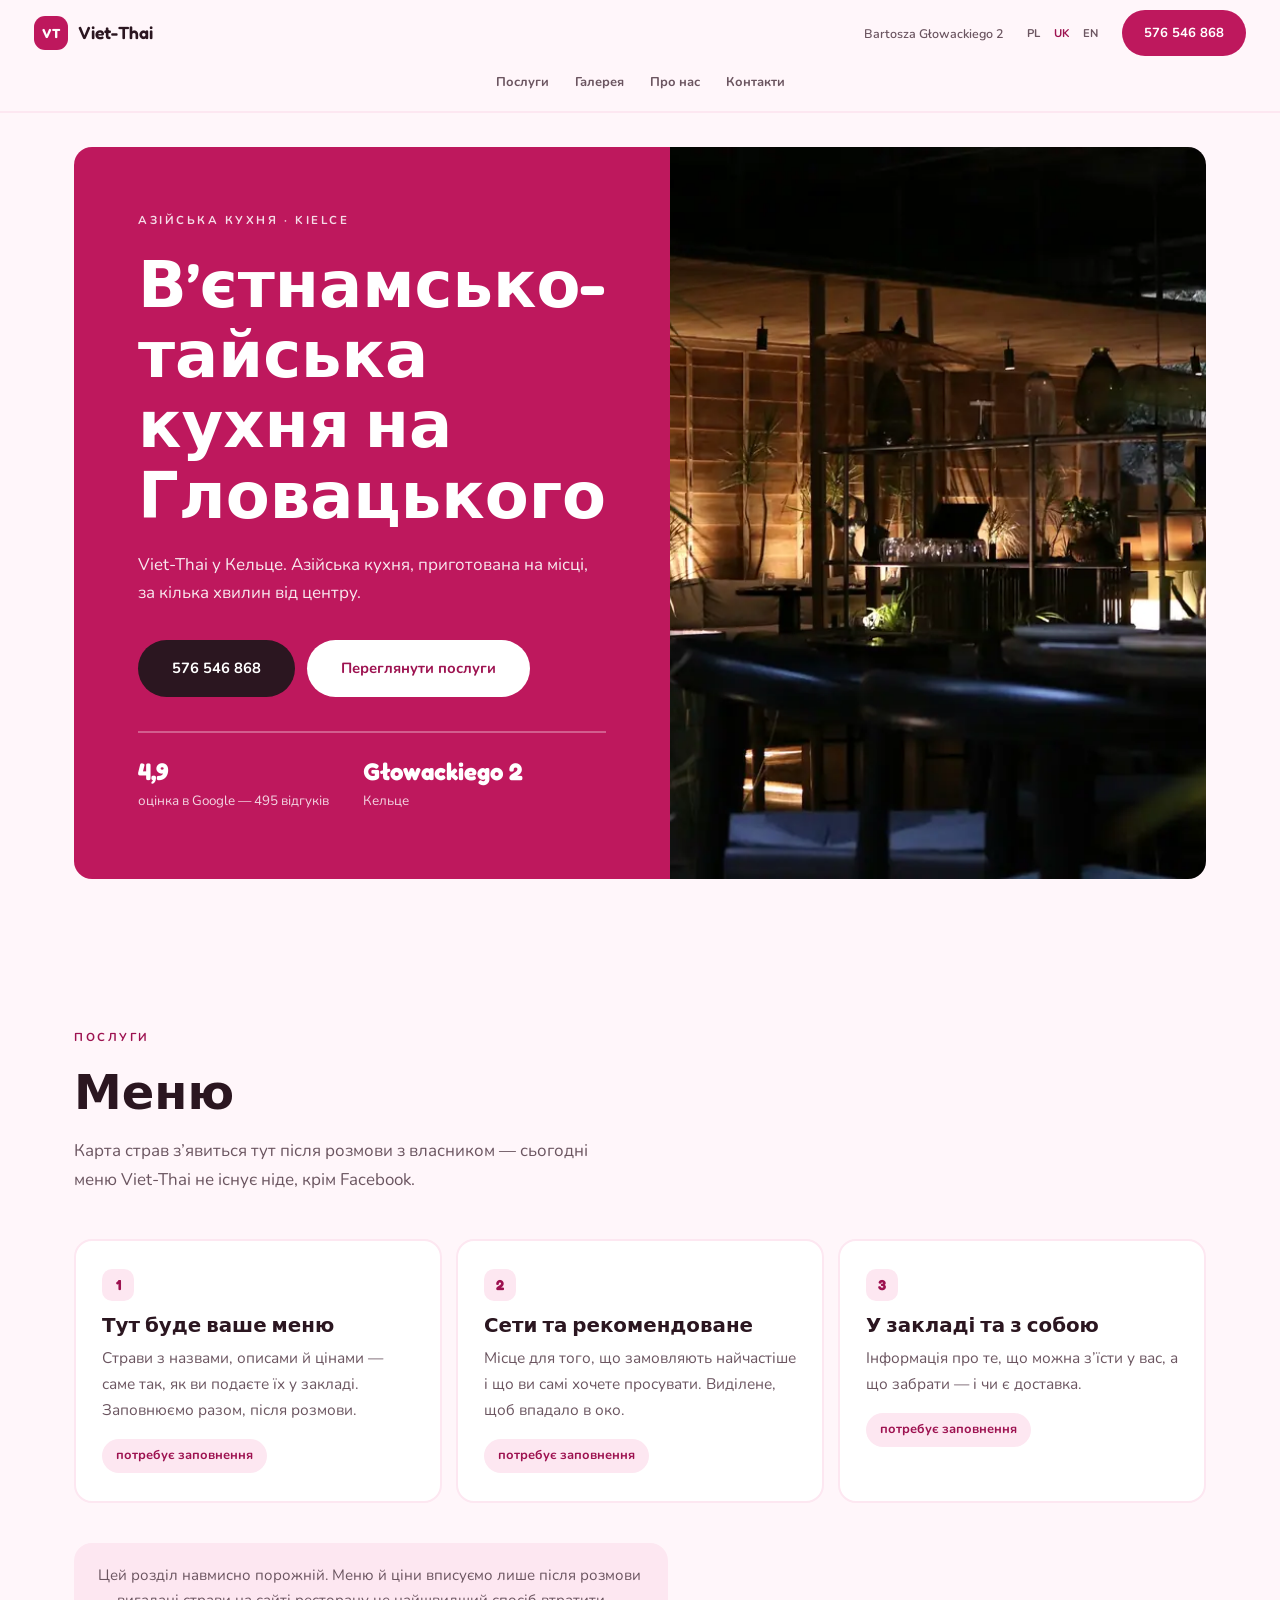
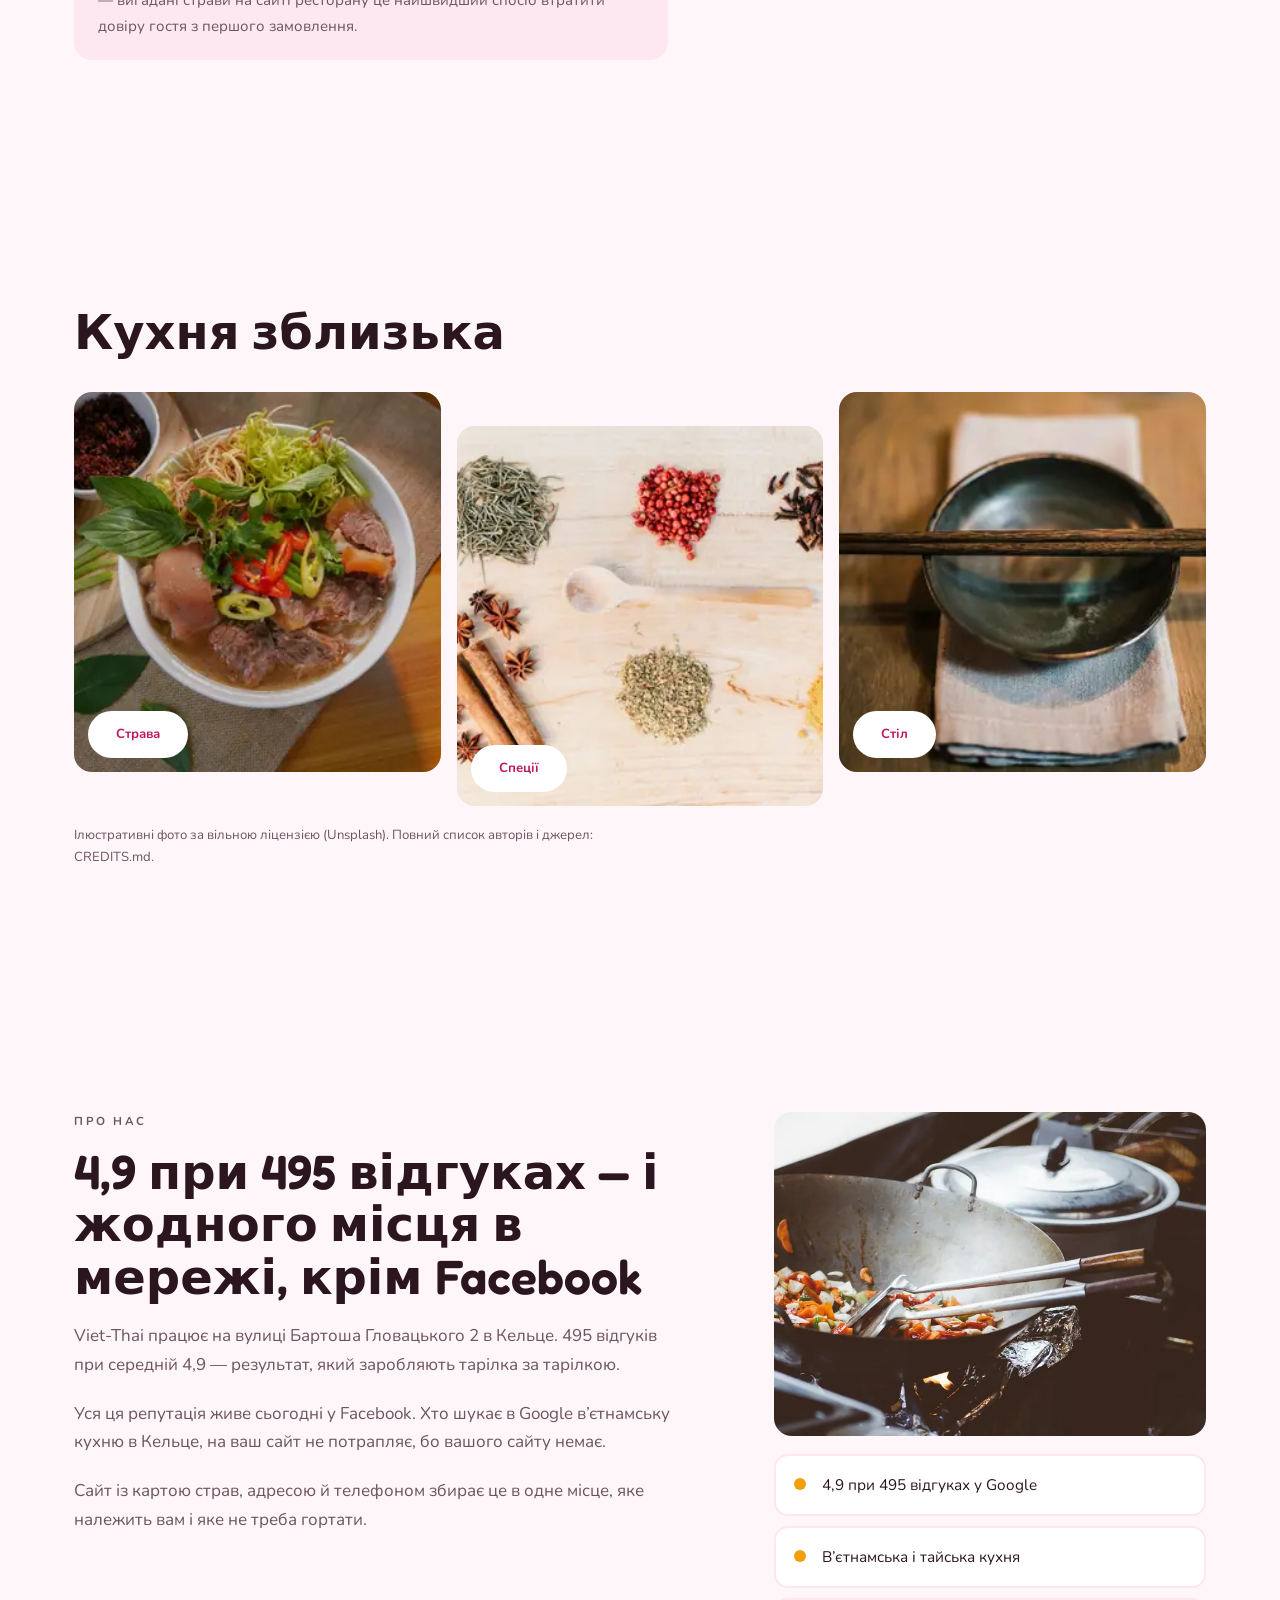
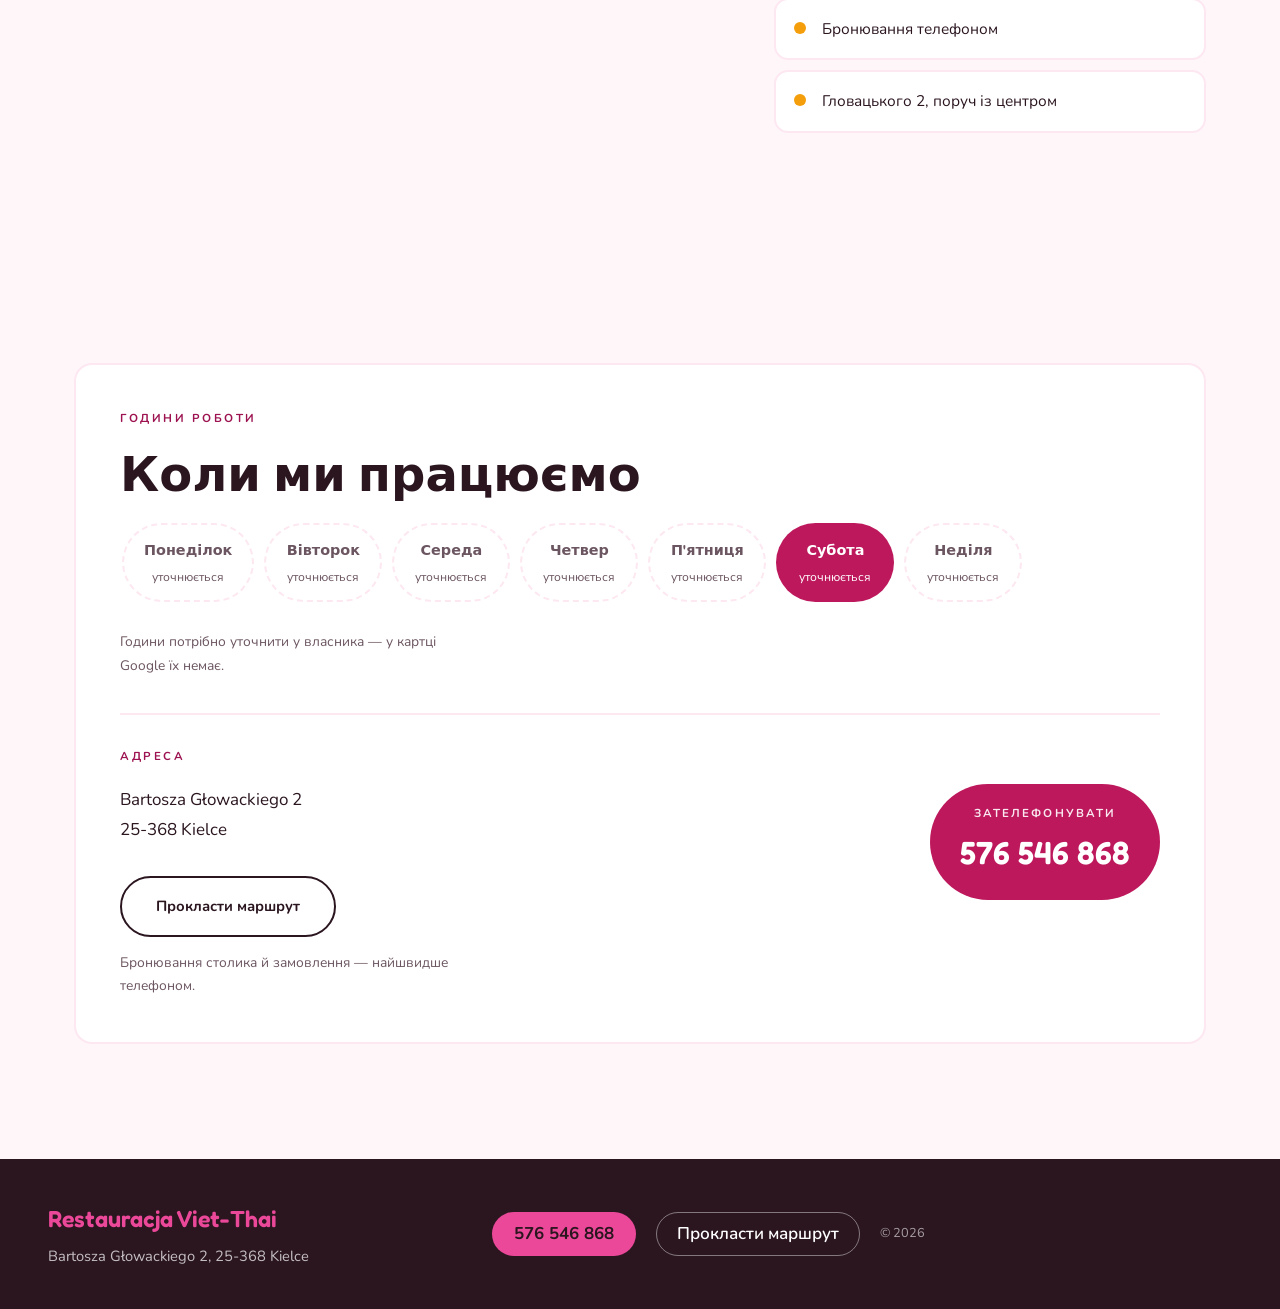
<file: uk/index.html>
<!DOCTYPE html>
<html lang="uk">
<head>
<meta charset="utf-8">
<meta name="viewport" content="width=device-width, initial-scale=1">
<title>Restauracja Viet-Thai — в’єтнамська і тайська кухня, Кельце</title>
<meta name="description" content="В’єтнамсько-тайський ресторан на вулиці Гловацького 2 в Кельце. Оцінка 4,9 при 495 відгуках у Google.">
<meta name="robots" content="noindex, nofollow">
<link rel="canonical" href="https://otabekmamadaliev.github.io/viet-thai-kielce/uk/">
<link rel="alternate" hreflang="pl" href="https://otabekmamadaliev.github.io/viet-thai-kielce/">
<link rel="alternate" hreflang="uk" href="https://otabekmamadaliev.github.io/viet-thai-kielce/uk/">
<link rel="alternate" hreflang="en" href="https://otabekmamadaliev.github.io/viet-thai-kielce/en/">
<link rel="alternate" hreflang="x-default" href="https://otabekmamadaliev.github.io/viet-thai-kielce/">
<meta name="theme-color" content="#EC4899">
<meta property="og:type" content="website">
<meta property="og:locale" content="uk_UA">
<meta property="og:site_name" content="Restauracja Viet-Thai">
<meta property="og:title" content="Restauracja Viet-Thai — в’єтнамська і тайська кухня, Кельце">
<meta property="og:description" content="В’єтнамсько-тайський ресторан на вулиці Гловацького 2 в Кельце. Оцінка 4,9 при 495 відгуках у Google.">
<meta property="og:url" content="https://otabekmamadaliev.github.io/viet-thai-kielce/uk/">
<meta property="og:image" content="https://otabekmamadaliev.github.io/viet-thai-kielce/assets/img/og.jpg">
<meta name="twitter:card" content="summary_large_image">
<link rel="icon" href="data:image/svg+xml,%3Csvg xmlns='http://www.w3.org/2000/svg' viewBox='0 0 32 32'%3E%3Crect width='32' height='32' rx='9' fill='%23EC4899'/%3E%3Ctext x='16' y='23' font-family='Verdana,sans-serif' font-weight='bold' font-size='15' fill='%23fff' text-anchor='middle'%3EV%3C/text%3E%3C/svg%3E">
<link rel="preconnect" href="https://fonts.googleapis.com">
<link rel="preconnect" href="https://fonts.gstatic.com" crossorigin>
<link rel="stylesheet" href="https://fonts.googleapis.com/css2?family=Fredoka:wght@400;500;600;700&family=Nunito:wght@400;600;700&display=swap">
<script>
/* Wykrywanie języka — patrz kielce-web-studio/tmp/gen/lang-auto.mjs. */
(function(){
  try{
    var tu=document.documentElement.lang.slice(0,2), znane={pl:1,uk:1,en:1};
    function idz(l){var p=location.pathname.replace(/index\.html$/,'').replace(/\/(uk|en)\/?$/,'/');
      if(p.slice(-1)!=='/')p+='/';location.replace(l==='pl'?p:p+l+'/');}
    var w=null; try{w=localStorage.getItem('jezyk');}catch(e){}
    if(w&&znane[w]){if(w!==tu)idz(w);return;}
    if(tu!=='pl')return;
    try{if(sessionStorage.getItem('jezyk-auto'))return;sessionStorage.setItem('jezyk-auto','1');}catch(e){}
    var chce='en', lista=navigator.languages||[navigator.language||'en'];
    for(var i=0;i<lista.length;i++){var l=String(lista[i]).slice(0,2).toLowerCase();if(znane[l]){chce=l;break;}}
    if(chce!=='pl')idz(chce);
  }catch(e){}
})();
</script>
<link rel="stylesheet" href="../assets/style.css">

<link rel="preload" as="image" href="../assets/img/hero-2000.webp"
      imagesrcset="../assets/img/hero-640.webp 640w, ../assets/img/hero-960.webp 960w, ../assets/img/hero-1280.webp 1280w, ../assets/img/hero-1600.webp 1600w, ../assets/img/hero-2000.webp 2000w" imagesizes="100vw" type="image/webp" fetchpriority="high">

</head>
<body>
<a class="skip" href="#tresc">Перейти до вмісту</a>

<header class="gora" id="top">
  <div class="gora-rzad">
    <a class="logo" href="#top"><span class="logo-znak">VT</span>Viet-Thai</a>
    <span class="gora-adres">Bartosza Głowackiego 2</span>
    <div class="jz" role="group" aria-label="Вибір мови"><a class="lang" href=".././" hreflang="pl" title="Polski">PL</a><span class="lang is-on" aria-current="true">UK</span><a class="lang" href="../en/" hreflang="en" title="English">EN</a></div>
    <a class="tel-btn" href="tel:+48576546868">576 546 868</a>
    <button class="ham" type="button" aria-expanded="false" aria-controls="mm" aria-label="Відкрити меню"><span></span><span></span><span></span></button>
  </div>
  <nav class="linki" aria-label="Головне меню">
    <a href="#menu">Послуги</a>
    <a href="#zdjecia">Галерея</a>
    <a href="#o-nas">Про нас</a>
    <a href="#kontakt">Контакти</a>
  </nav>
</header>
<nav class="mm" id="mm" aria-label="Головне меню">
  <a href="#menu">Послуги</a>
  <a href="#zdjecia">Галерея</a>
  <a href="#o-nas">Про нас</a>
  <a href="#kontakt">Контакти</a>
  <div class="jz jz--mob" role="group" aria-label="Вибір мови"><a class="lang" href=".././" hreflang="pl" title="Polski">PL</a><span class="lang is-on" aria-current="true">UK</span><a class="lang" href="../en/" hreflang="en" title="English">EN</a></div>
</nav>

<main id="tresc">

  <!-- Blok koloru obok zdjecia: bez przyciemnien, bez tekstu na fotografii. -->
  <section class="start">
    <div class="start-blok">
      <p class="etyk">Азійська кухня &middot; Kielce</p>
      <h1>В’єтнамсько-тайська кухня на Гловацького</h1>
      <p class="lead">Viet-Thai у Кельце. Азійська кухня, приготована на місці, за кілька хвилин від центру.</p>
      <div class="akcje">
        <a class="pigula" href="tel:+48576546868">576 546 868</a>
        <a class="pigula pigula--jasna" href="#menu">Переглянути послуги</a>
      </div>
      <ul class="odznaki">
        <li><b>4,9</b><span>оцінка в Google — 495 відгуків</span></li>
        <li><b>Głowackiego 2</b><span>Кельце</span></li>
      </ul>
    </div>
    <div class="start-foto"><picture><source type="image/webp" srcset="../assets/img/hero-640.webp 640w, ../assets/img/hero-960.webp 960w, ../assets/img/hero-1280.webp 1280w, ../assets/img/hero-1600.webp 1600w, ../assets/img/hero-2000.webp 2000w" sizes="100vw"><img class="img--hero" src="../assets/img/hero-2000.jpg" srcset="../assets/img/hero-640.jpg 640w, ../assets/img/hero-960.jpg 960w, ../assets/img/hero-1280.jpg 1280w, ../assets/img/hero-1600.jpg 1600w, ../assets/img/hero-2000.jpg 2000w" sizes="100vw" width="2000" height="1125" alt="Wnętrze restauracji azjatyckiej — ciemne drewno, zieleń i ciepłe światło nad stolikami" decoding="async" loading="eager" fetchpriority="high"></picture></div>
  </section>

  <section class="menu" id="menu">
    <header class="sekcja-glowa">
      <p class="etyk etyk--roz">Послуги</p>
      <h2>Меню</h2>
      <p class="lead lead--ciemny">Карта страв з’явиться тут після розмови з власником — сьогодні меню Viet-Thai не існує ніде, крім Facebook.</p>
    </header>
    <div class="kafle">

      <article class="kafel">
        <span class="kafel-nr">1</span>
        <h3>Тут буде ваше меню</h3>
        <p>Страви з назвами, описами й цінами — саме так, як ви подаєте їх у закладі. Заповнюємо разом, після розмови.</p>
        <span class="kafel-cena">потребує заповнення</span>
      </article>

      <article class="kafel">
        <span class="kafel-nr">2</span>
        <h3>Сети та рекомендоване</h3>
        <p>Місце для того, що замовляють найчастіше і що ви самі хочете просувати. Виділене, щоб впадало в око.</p>
        <span class="kafel-cena">потребує заповнення</span>
      </article>

      <article class="kafel">
        <span class="kafel-nr">3</span>
        <h3>У закладі та з собою</h3>
        <p>Інформація про те, що можна з’їсти у вас, а що забрати — і чи є доставка.</p>
        <span class="kafel-cena">потребує заповнення</span>
      </article>

    </div>
    <p class="dopisek">Цей розділ навмисно порожній. Меню й ціни вписуємо лише після розмови — вигадані страви на сайті ресторану це найшвидший спосіб втратити довіру гостя з першого замовлення.</p>
  </section>


  <section class="zdjecia" id="zdjecia" aria-label="Галерея">
    <h2 class="zdjecia-tyt">Кухня зблизька</h2>
    <div class="zdjecia-siatka">

      <figure class="pozycja"><picture><source type="image/webp" srcset="../assets/img/detail-1-400.webp 400w, ../assets/img/detail-1-600.webp 600w, ../assets/img/detail-1-800.webp 800w" sizes="(min-width: 1160px) 350px, (min-width: 980px) 31vw, (min-width: 640px) calc(50vw - 28px), calc(100vw - 40px)"><img class="img--detail-1" src="../assets/img/detail-1-800.jpg" srcset="../assets/img/detail-1-400.jpg 400w, ../assets/img/detail-1-600.jpg 600w, ../assets/img/detail-1-800.jpg 800w" sizes="(min-width: 1160px) 350px, (min-width: 980px) 31vw, (min-width: 640px) calc(50vw - 28px), calc(100vw - 40px)" width="800" height="600" alt="Miska wietnamskiej zupy z wołowiną, świeżymi ziołami i papryczką chili" decoding="async" loading="lazy"></picture><figcaption><span>Страва</span></figcaption></figure>

      <figure class="pozycja"><picture><source type="image/webp" srcset="../assets/img/detail-2-400.webp 400w, ../assets/img/detail-2-600.webp 600w, ../assets/img/detail-2-800.webp 800w" sizes="(min-width: 1160px) 350px, (min-width: 980px) 31vw, (min-width: 640px) calc(50vw - 28px), calc(100vw - 40px)"><img class="img--detail-2" src="../assets/img/detail-2-800.jpg" srcset="../assets/img/detail-2-400.jpg 400w, ../assets/img/detail-2-600.jpg 600w, ../assets/img/detail-2-800.jpg 800w" sizes="(min-width: 1160px) 350px, (min-width: 980px) 31vw, (min-width: 640px) calc(50vw - 28px), calc(100vw - 40px)" width="800" height="600" alt="Przyprawy rozłożone na jasnym blacie — anyż gwiazdkowaty, cynamon, ziarna pieprzu i kurkuma" decoding="async" loading="lazy"></picture><figcaption><span>Спеції</span></figcaption></figure>

      <figure class="pozycja"><picture><source type="image/webp" srcset="../assets/img/detail-3-400.webp 400w, ../assets/img/detail-3-600.webp 600w, ../assets/img/detail-3-800.webp 800w" sizes="(min-width: 1160px) 350px, (min-width: 980px) 31vw, (min-width: 640px) calc(50vw - 28px), calc(100vw - 40px)"><img class="img--detail-3" src="../assets/img/detail-3-800.jpg" srcset="../assets/img/detail-3-400.jpg 400w, ../assets/img/detail-3-600.jpg 600w, ../assets/img/detail-3-800.jpg 800w" sizes="(min-width: 1160px) 350px, (min-width: 980px) 31vw, (min-width: 640px) calc(50vw - 28px), calc(100vw - 40px)" width="800" height="600" alt="Ciemna czarka z drewnianymi pałeczkami na lnianej serwecie" decoding="async" loading="lazy"></picture><figcaption><span>Стіл</span></figcaption></figure>

    </div>
    <p class="dopisek dopisek--male">Ілюстративні фото за вільною ліцензією (Unsplash). Повний список авторів і джерел: CREDITS.md.</p>
  </section>


  <section class="opowiesc" id="o-nas">
    <div>
      <p class="etyk etyk--roz">Про нас</p>
      <h2>4,9 при 495 відгуках — і жодного місця в мережі, крім Facebook</h2>
      <p>Viet-Thai працює на вулиці Бартоша Гловацького 2 в Кельце. 495 відгуків при середній 4,9 — результат, який заробляють тарілка за тарілкою.</p><p>Уся ця репутація живе сьогодні у Facebook. Хто шукає в Google в’єтнамську кухню в Кельце, на ваш сайт не потрапляє, бо вашого сайту немає.</p><p>Сайт із картою страв, адресою й телефоном збирає це в одне місце, яке належить вам і яке не треба гортати.</p>
    </div>
    <div class="opowiesc-bok">
      <figure class="opowiesc-foto"><picture><source type="image/webp" srcset="../assets/img/about-480.webp 480w, ../assets/img/about-720.webp 720w, ../assets/img/about-960.webp 960w, ../assets/img/about-1200.webp 1200w" sizes="(min-width: 1160px) 508px, (min-width: 900px) 45vw, calc(100vw - 40px)"><img class="img--about" src="../assets/img/about-1200.jpg" srcset="../assets/img/about-480.jpg 480w, ../assets/img/about-720.jpg 720w, ../assets/img/about-960.jpg 960w, ../assets/img/about-1200.jpg 1200w" sizes="(min-width: 1160px) 508px, (min-width: 900px) 45vw, calc(100vw - 40px)" width="1200" height="900" alt="Wok z podsmażanymi warzywami na palniku, obok kuchenne szczypce" decoding="async" loading="lazy"></picture></figure>
      <ul class="lista-atutow"><li>4,9 при 495 відгуках у Google</li><li>В’єтнамська і тайська кухня</li><li>Бронювання телефоном</li><li>Гловацького 2, поруч із центром</li></ul>
    </div>
  </section>

  <!-- Jedna szeroka karta zamiast dwóch bloków obok siebie. Tydzień jest pasem
       pigułek przewijanym palcem — ta strona nie ma na sobie ani jednego ostrego
       rogu, więc tabela z siedmioma wierszami byłaby tu ciałem obcym. -->
  <section class="kontakt" id="kontakt">
    <div class="karta-kontaktu">
      <p class="etyk etyk--roz">Години роботи</p>
      <h2>Коли ми працюємо</h2>
      <ul class="pas-tygodnia"><li class="pigulka-dnia pigulka-dnia--zamkniete" data-dzien="0"><b class="pigulka-dzien">Понеділок</b><span class="pigulka-czas">уточнюється</span></li><li class="pigulka-dnia pigulka-dnia--zamkniete" data-dzien="1"><b class="pigulka-dzien">Вівторок</b><span class="pigulka-czas">уточнюється</span></li><li class="pigulka-dnia pigulka-dnia--zamkniete" data-dzien="2"><b class="pigulka-dzien">Середа</b><span class="pigulka-czas">уточнюється</span></li><li class="pigulka-dnia pigulka-dnia--zamkniete" data-dzien="3"><b class="pigulka-dzien">Четвер</b><span class="pigulka-czas">уточнюється</span></li><li class="pigulka-dnia pigulka-dnia--zamkniete" data-dzien="4"><b class="pigulka-dzien">П&#39;ятниця</b><span class="pigulka-czas">уточнюється</span></li><li class="pigulka-dnia pigulka-dnia--zamkniete" data-dzien="5"><b class="pigulka-dzien">Субота</b><span class="pigulka-czas">уточнюється</span></li><li class="pigulka-dnia pigulka-dnia--zamkniete" data-dzien="6"><b class="pigulka-dzien">Неділя</b><span class="pigulka-czas">уточнюється</span></li></ul>
      <p class="drobne">Години потрібно уточнити у власника — у картці Google їх немає.</p>

      <div class="karta-dol">
        <div class="karta-adres">
          <p class="etyk etyk--roz">Адреса</p>
          <p class="adres">Bartosza Głowackiego 2<br>25-368 Kielce</p>
          <a class="pigula pigula--obrys" href="https://www.google.com/maps/place/?q=place_id:ChIJP7hZuuUnGEcR8oKC6hxC-2k" target="_blank" rel="noopener">Прокласти маршрут</a>
        </div>

        <a class="wielka-pigula" href="tel:+48576546868">
          <span>Зателефонувати</span>
          <b>576 546 868</b>
        </a>

      </div>
      <p class="drobne">Бронювання столика й замовлення — найшвидше телефоном.</p>
    </div>
  </section>

</main>

<footer class="dol">
  <div class="dol-kto">
    <p class="dol-logo">Restauracja Viet-Thai</p>
    <p class="dol-adres">Bartosza Głowackiego 2, 25-368 Kielce</p>
  </div>
  <a class="dol-tel" href="tel:+48576546868">576 546 868</a>
  <a class="dol-mapa" href="https://www.google.com/maps/place/?q=place_id:ChIJP7hZuuUnGEcR8oKC6hxC-2k" target="_blank" rel="noopener">Прокласти маршрут</a>
  <p class="drobne">&copy; 2026</p>
</footer>

<script id="i18n" type="application/json">{"sending":"Надсилання…","fillAll":"Заповніть усі поля форми.","openingMail":"Відкриваємо вашу поштову програму…","notConnected":"Форма ще не підключена. Будь ласка, зателефонуйте нам.","sent":"Дякуємо! Повідомлення надіслано — ми скоро зв'яжемося з вами.","failed":"Не вдалося надіслати повідомлення. Будь ласка, зателефонуйте нам.","mailName":"Ім'я та прізвище","mailContact":"Контакт","backToTop":"Нагору","closeGallery":"Закрити перегляд","prevImage":"Попереднє фото","nextImage":"Наступне фото","closeMenu":"Закрити меню"}</script>
<script src="../assets/app.js" defer></script>
<script type="application/ld+json">{
  "@context": "https://schema.org",
  "@type": "Restaurant",
  "name": "Restauracja Viet-Thai",
  "image": "https://otabekmamadaliev.github.io/viet-thai-kielce/assets/img/og.jpg",
  "url": "https://otabekmamadaliev.github.io/viet-thai-kielce/",
  "telephone": "+48576546868",
  "priceRange": "$$",
  "address": {
    "@type": "PostalAddress",
    "streetAddress": "Bartosza Głowackiego 2",
    "addressLocality": "Kielce",
    "postalCode": "25-368",
    "addressRegion": "świętokrzyskie",
    "addressCountry": "PL"
  },
  "geo": {
    "@type": "GeoCoordinates",
    "latitude": 50.867142,
    "longitude": 20.635043
  },
  "hasMap": "https://www.google.com/maps/place/?q=place_id:ChIJP7hZuuUnGEcR8oKC6hxC-2k",
  "areaServed": {
    "@type": "City",
    "name": "Kielce"
  },
  "sameAs": []
}</script>
</body>
</html>
</file>
<file: assets/style.css>
/* Restauracja Viet-Thai — arkusz wyłącznie tej strony.
 *
 * Kierunek z ui-ux-pro-max: Fredoka + Nunito, róż #EC4899, bursztyn #F59E0B.
 * Zamiast ciemnego, „drogiego" klimatu Thaikoona — jasno, kolorowo i wprost.
 * To ma wyglądać jak miejsce, do którego wpada się na miskę zupy, a nie jak
 * kolacja na rocznicę. Jedna zasada układu: ZERO tekstu na zdjęciu — nagłówek
 * siedzi na płaskim bloku koloru obok fotografii.
 */

:root{
  /* #EC4899 z bialym tekstem to 3.53:1 — ponizej progu AA, a na tym rozu
     lezy caly blok otwarcia i panel godzin. Powierzchnie NIOSACE TEKST ida
     wiec ciemniejszym rozem (6.0:1); jasny zostaje na akcentach, obrysach
     i kropkach, gdzie nic sie na nim nie czyta. */
  --roz:#BE185D;
  --roz-akcent:#EC4899;
  --roz-ciemny:#9D1250;
  --bursztyn:#F59E0B;
  --atrament:#2B1620;
  --mgla:#6B5560;
  --tlo:#FFF6FA;
  --tlo-mocne:#FDE7F1;
  --biel:#FFFFFF;
  --naglowki:'Fredoka',system-ui,sans-serif;
  --tresc:'Nunito',system-ui,-apple-system,'Segoe UI',Roboto,sans-serif;
  --szer:1200px;
  --zaokr:18px;
}

*,*::before,*::after{box-sizing:border-box}
html{-webkit-text-size-adjust:100%;scroll-behavior:smooth;scroll-padding-top:82px}
body{margin:0;background:var(--tlo);color:var(--atrament);
  font:400 17px/1.7 var(--tresc);-webkit-font-smoothing:antialiased}
img{max-width:100%;display:block}
a{color:inherit}
h1,h2,h3{font-family:var(--naglowki);font-weight:600;line-height:1.1;margin:0}
.sr{position:absolute;width:1px;height:1px;overflow:hidden;clip:rect(0 0 0 0)}
.skip{position:absolute;left:-9999px;background:var(--roz-ciemny);color:#fff;padding:10px 16px;z-index:200}
.skip:focus{left:12px;top:12px}
:focus-visible{outline:3px solid var(--roz-ciemny);outline-offset:2px}
.etyk{font-size:.72rem;font-weight:700;letter-spacing:.22em;text-transform:uppercase;
  color:rgba(255,255,255,.85);margin:0 0 18px}
.etyk--roz{color:var(--roz-ciemny)}
.lead{font-size:1.06rem;color:rgba(255,255,255,.9);max-width:52ch;margin:0}
.lead--ciemny{color:var(--mgla)}
.drobne{font-size:.86rem;color:var(--mgla);margin:14px 0 0;max-width:44ch}

/* -------------------------------------------------------------- góra */
.gora{position:sticky;top:0;z-index:90;background:rgba(255,246,250,.95);
  border-bottom:2px solid var(--tlo-mocne);transition:box-shadow .4s ease}
.gora-rzad{display:flex;align-items:center;gap:18px;min-width:0;
  padding:10px clamp(14px,4vw,34px)}
/* Adres w pasku: dowoz z Sciegiennego, wiec gosc od razu widzi skad jedzie
   jedzenie. Ponizej 760px ustepuje miejsca numerowi. */
.gora-adres{flex:0 1 auto;min-width:0;font-size:.78rem;font-weight:600;color:var(--mgla);
  overflow:hidden;text-overflow:ellipsis;white-space:nowrap}
@media (max-width:760px){ .gora-adres{display:none} }
.gora.przewiniety{box-shadow:0 4px 20px rgba(43,22,32,.08)}
.logo{display:flex;align-items:center;gap:10px;text-decoration:none;margin-right:auto;min-width:0;
  font-family:var(--naglowki);font-weight:600;font-size:1.1rem;overflow:hidden;text-overflow:ellipsis;white-space:nowrap}
.logo-znak{flex:0 0 auto;width:34px;height:34px;border-radius:11px;background:var(--roz);color:#fff;
  display:grid;place-items:center;font-size:.82rem;font-weight:700}
/* Menu w osobnym rzędzie, wyśrodkowane. Poniżej 900px rząd znika w całości
   i zostaje hamburger — patrz .linki{display:none} niżej. */
.linki{display:flex;gap:26px;justify-content:center;
  padding:0 clamp(14px,4vw,34px) 9px}
.linki a{font-size:.8rem;font-weight:700;text-decoration:none;color:var(--mgla);
  padding:6px 0;border-bottom:2px solid transparent;transition:color .3s,border-color .3s}
.linki a:hover{color:var(--roz-ciemny);border-bottom-color:var(--roz-akcent)}
.jz{display:flex;gap:2px;flex:0 0 auto}
.jz .lang{font-size:.7rem;font-weight:700;padding:5px 6px;text-decoration:none;color:var(--mgla);transition:color .3s}
.jz .lang:hover{color:var(--atrament)}
.jz .lang.is-on{color:var(--roz-ciemny)}
.tel-btn{background:var(--roz);color:#fff;text-decoration:none;font-weight:700;font-size:.82rem;
  padding:12px 22px;border-radius:999px;white-space:nowrap;transition:background .3s,transform .3s}
.tel-btn:hover{background:var(--roz-ciemny);transform:translateY(-2px)}
.ham{display:none;background:0;border:0;padding:11px;cursor:pointer;flex-direction:column;gap:5px}
.ham span{display:block;width:23px;height:3px;border-radius:2px;background:var(--atrament)}
.mm{display:none}

/* -------------------------------------------------------------- start */
.start{display:grid;gap:0;max-width:var(--szer);margin:clamp(18px,3vw,34px) auto;
  padding:0 clamp(14px,4vw,34px)}
.start-blok{background:var(--roz);color:#fff;padding:clamp(34px,5vw,64px);
  border-radius:var(--zaokr) var(--zaokr) 0 0}
.start h1{font-size:clamp(2.2rem,5.6vw,4rem);margin-bottom:.32em}
.start .lead{margin-bottom:32px}
.akcje{display:flex;flex-wrap:wrap;gap:12px}
.pigula{background:var(--atrament);color:#fff;text-decoration:none;font-weight:700;font-size:.92rem;
  padding:16px 34px;border-radius:999px;transition:transform .3s ease,background .3s}
.pigula:hover{transform:translateY(-2px)}
.pigula--jasna{background:#fff;color:var(--roz-ciemny)}
.pigula--obrys{background:transparent;color:var(--atrament);border:2px solid var(--atrament);
  display:inline-block;margin-top:16px}
.pigula--obrys:hover{background:var(--atrament);color:#fff}
.odznaki{list-style:none;display:flex;flex-wrap:wrap;gap:12px 34px;margin:34px 0 0;padding:26px 0 0;
  border-top:2px solid rgba(255,255,255,.3)}
.odznaki b{display:block;font-family:var(--naglowki);font-size:1.5rem;line-height:1.1}
.odznaki span{font-size:.84rem;color:rgba(255,255,255,.82)}
.start-foto{overflow:hidden;border-radius:0 0 var(--zaokr) var(--zaokr);background:var(--tlo-mocne)}
.start-foto img{width:100%;height:clamp(260px,42vw,520px);object-fit:cover}

/* --------------------------------------------------------------- menu */
.menu,.opowiesc,.kontakt,.zdjecia{max-width:var(--szer);margin:0 auto;
  padding:clamp(64px,9vw,120px) clamp(14px,4vw,34px)}
.sekcja-glowa h2,.opowiesc h2,.kontakt h2,.zdjecia-tyt{font-size:clamp(1.8rem,4.4vw,3rem);margin-bottom:.4em}
.kafle{display:grid;gap:14px;margin-top:44px}
.kafel{background:var(--biel);border-radius:var(--zaokr);padding:28px 26px;
  border:2px solid var(--tlo-mocne);transition:transform .3s ease,border-color .3s}
.kafel:hover{transform:translateY(-4px);border-color:var(--roz-akcent)}
.kafel-nr{display:inline-grid;place-items:center;width:32px;height:32px;border-radius:10px;
  background:var(--tlo-mocne);color:var(--roz-ciemny);font-family:var(--naglowki);font-weight:700;font-size:.9rem}
.kafel h3{font-size:1.24rem;margin:14px 0 8px}
.kafel p{margin:0;font-size:.96rem;color:var(--mgla)}
.kafel-cena{display:inline-block;margin-top:16px;font-weight:700;font-size:.8rem;
  color:var(--roz-ciemny);background:var(--tlo-mocne);padding:6px 14px;border-radius:999px}
.dopisek{margin-top:40px;font-size:.94rem;color:var(--mgla);background:var(--tlo-mocne);
  border-radius:var(--zaokr);padding:20px 24px;max-width:66ch}
.dopisek--male{font-size:.82rem;background:transparent;padding:0;margin-top:18px}

/* ------------------------------------------------------------ zdjęcia */
.zdjecia-siatka{display:grid;gap:16px;margin-top:34px}
.zdjecia figcaption{padding-top:10px}
.zdjecia figcaption span{display:inline-block;background:var(--biel);color:var(--roz);
  border-radius:999px;padding:5px 14px;font-size:.82rem;font-weight:700}
.pozycja{margin:0;position:relative;overflow:hidden;border-radius:var(--zaokr);background:var(--tlo-mocne)}
.pozycja img{width:100%;height:clamp(240px,30vw,380px);object-fit:cover;transition:transform .7s cubic-bezier(.2,.7,.3,1)}
.pozycja:hover img{transform:scale(1.05)}
.pozycja figcaption{position:absolute;left:14px;bottom:14px;background:var(--biel);color:var(--roz-ciemny);
  font-weight:700;font-size:.72rem;padding:7px 14px;border-radius:999px}

/* ---------------------------------------------------------- opowieść */
.opowiesc{display:grid;gap:clamp(28px,4vw,60px)}
.opowiesc-bok{display:grid;gap:18px;align-content:start}
.opowiesc-foto{margin:0}
.opowiesc-foto img{width:100%;height:auto;display:block;border-radius:var(--zaokr);
  aspect-ratio:4 / 3;object-fit:cover}
.opowiesc p{color:var(--mgla);margin:0 0 1.15em;max-width:60ch}
.lista-atutow{list-style:none;margin:0;padding:0;display:grid;gap:10px;align-self:start}
.lista-atutow li{background:var(--biel);border-radius:14px;padding:16px 20px 16px 46px;position:relative;
  font-size:.96rem;border:2px solid var(--tlo-mocne)}
.lista-atutow li::before{content:"";position:absolute;left:18px;top:22px;width:12px;height:12px;
  border-radius:50%;background:var(--bursztyn)}

/* ----------------------------------------------------------- kontakt */
.kontakt{display:grid;gap:14px}
.kontakt-blok{background:var(--roz);color:#fff;border-radius:var(--zaokr);padding:clamp(28px,4vw,46px)}
.kontakt-blok--jasny{background:var(--biel);color:var(--atrament);border:2px solid var(--tlo-mocne)}
.kontakt table{width:100%;border-collapse:collapse;margin-top:10px}
.kontakt th,.kontakt td{padding:12px 0;border-bottom:1px solid rgba(255,255,255,.28);
  text-align:left;font-weight:400;font-size:.95rem}
.kontakt td{text-align:right;font-variant-numeric:tabular-nums}
.kontakt-blok .drobne{color:rgba(255,255,255,.8)}
.kontakt-blok--jasny .drobne{color:var(--mgla)}
.adres{margin:0 0 16px;line-height:1.8}
.duzy-tel{display:block;font-family:var(--naglowki);font-weight:600;
  font-size:clamp(1.5rem,3.4vw,2.2rem);text-decoration:none;color:var(--roz-ciemny)}
.duzy-tel:hover{color:var(--atrament)}

/* Restauracja z dowozem konczy sie numerem pod kciukiem, nie akapitem
   o prawach autorskich. Numer i trasa sa tu przyciskami 44px. */
.dol{background:var(--atrament);color:rgba(255,255,255,.72);
  padding:40px clamp(20px,5vw,48px);display:flex;flex-wrap:wrap;
  align-items:center;gap:14px 20px}
.dol-kto{flex:1 1 240px}
.dol-logo{margin:0 0 6px;font-family:var(--naglowki);font-weight:600;
  font-size:1.45rem;color:var(--roz-akcent)}
.dol-adres{margin:0;font-size:.92rem;color:rgba(255,255,255,.72)}
.dol-tel,.dol-mapa{display:inline-flex;align-items:center;min-height:44px;
  border-radius:999px;text-decoration:none;font-weight:700}
.dol-tel{padding:0 22px;background:var(--roz-akcent);color:var(--atrament)}
.dol-tel:hover{background:var(--bursztyn)}
.dol-mapa{padding:0 20px;border:1px solid rgba(255,255,255,.42);color:#fff;font-weight:600}
.dol-mapa:hover{border-color:var(--roz-akcent);color:var(--roz-akcent)}
.dol .drobne{flex:1 0 100%;margin:0;font-size:.8rem;color:rgba(255,255,255,.58)}

@media (min-width:960px){
  .start{grid-template-columns:1fr 1fr}
  .start-blok{border-radius:var(--zaokr) 0 0 var(--zaokr)}
  .start-foto{border-radius:0 var(--zaokr) var(--zaokr) 0}
  .start-foto img{height:100%}
  .kafle{grid-template-columns:repeat(3,1fr)}
  .zdjecia-siatka{grid-template-columns:repeat(3,1fr);align-items:start}
  /* Srodkowa karta nizej — rzad przestaje byc linijka. */
  .zdjecia-siatka .pozycja:nth-child(2){margin-top:34px}
  .opowiesc{grid-template-columns:1.2fr .8fr}
  .kontakt{grid-template-columns:1.15fr .85fr}
}
@media (max-width:959px){
  .linki{display:none}
  .ham{display:flex}
  .tel-btn{padding:11px 14px;font-size:.76rem;max-width:38vw;overflow:hidden;text-overflow:ellipsis}
  .mm{display:none;position:fixed;inset:64px 0 auto;z-index:85;background:var(--biel);
    border-bottom:2px solid var(--tlo-mocne);padding:10px 20px 20px;flex-direction:column}
  .mm.otwarte{display:flex}
  .mm a{text-decoration:none;font-weight:700;font-size:.9rem;padding:14px 0;
    border-bottom:1px solid var(--tlo-mocne)}
}

@media (prefers-reduced-motion:reduce){
  html{scroll-behavior:auto}
  *,*::before,*::after{animation-duration:.001ms!important;transition-duration:.001ms!important}
}

.img--hero{object-position:50% 55%}
.img--about{object-position:50% 50%}
.img--detail-1{object-position:50% 50%}
.img--detail-2{object-position:50% 50%}
.img--detail-3{object-position:50% 50%}

/* ============================================== KONTAKT: JEDNA SZEROKA KARTA
 * Nie dwa bloki obok siebie, tylko jedna karta, a w niej tydzień jako pas
 * pigułek przewijany palcem. Ta strona nie ma ani jednego ostrego rogu —
 * tabela z siedmioma wierszami byłaby tu ciałem obcym.
 */
.kontakt{display:block}
.karta-kontaktu{background:var(--biel);border:2px solid var(--tlo-mocne);
  border-radius:var(--zaokr);padding:clamp(24px,4vw,44px)}

.pas-tygodnia{list-style:none;display:flex;gap:10px;margin:22px 0 0;padding:2px 2px 14px;
  overflow-x:auto;scroll-snap-type:x proximity;-webkit-overflow-scrolling:touch}
.pigulka-dnia{flex:0 0 auto;scroll-snap-align:center;display:grid;gap:4px;justify-items:center;
  background:var(--tlo);border:2px solid var(--tlo-mocne);border-radius:999px;
  padding:13px 20px;min-width:118px;text-align:center}
.pigulka-dzien{font-family:var(--naglowki);font-weight:600;font-size:.9rem}
.pigulka-czas{font-size:.76rem;color:var(--mgla);white-space:nowrap}
.pigulka-dnia--zamkniete{background:transparent;border-style:dashed}
.pigulka-dnia--zamkniete .pigulka-dzien,
.pigulka-dnia--zamkniete .pigulka-czas{color:var(--mgla)}
.pigulka-dnia.dzis{background:var(--roz);border-color:var(--roz)}
.pigulka-dnia.dzis .pigulka-dzien,
.pigulka-dnia.dzis .pigulka-czas{color:#fff}

.karta-dol{display:grid;gap:20px;margin-top:clamp(24px,3vw,36px);
  padding-top:clamp(22px,3vw,32px);border-top:2px solid var(--tlo-mocne);align-items:center}
.karta-adres .adres{margin-bottom:14px}
/* Telefon jako jedna wielka pigułka — na telefonie to największy cel dotykowy
   na całej stronie, a w restauracji telefon wciąż zamawia najwięcej. */
.wielka-pigula{display:grid;gap:2px;justify-items:center;text-align:center;
  background:var(--roz);color:#fff;text-decoration:none;border-radius:999px;
  padding:20px 30px;transition:background .3s,transform .3s}
.wielka-pigula:hover{background:var(--roz-ciemny);transform:translateY(-2px)}
.wielka-pigula span{font-size:.72rem;font-weight:700;letter-spacing:.18em;text-transform:uppercase;
  color:rgba(255,255,255,.9)}
.wielka-pigula b{font-family:var(--naglowki);font-weight:600;
  font-size:clamp(1.4rem,3.6vw,2rem);font-variant-numeric:tabular-nums}

@media (min-width:800px){
  .karta-dol{grid-template-columns:1fr auto}
}

/* ==================================== TELEFON: dotyk i czytelność
 * Zmierzone skryptem scripts/mobile.mjs na 360 i 390 px, w trzech językach.
 *
 * Przełącznik języka miał 26×29 px. To jest pierwszy element, w który celuje
 * ukraiński klient po wejściu na stronę, a opuszek palca ma około 45 px —
 * czyli trafiał obok. Podpisy i etykiety siedziały na 10.9–11.5 px.
 *
 * Rozmiary idą z !important, bo bez tego przegrywają na specyficzności
 * z regułami dekoracyjnymi (.jezyk .lang, .galeria figcaption). To są progi
 * dostępności, nie ozdoba — muszą wygrać. Poza wąskim ekranem nic się nie zmienia.
 */
@media (max-width: 900px){
  .lang{
    min-width:44px !important;min-height:44px !important;padding:0 6px !important;
    display:inline-flex !important;align-items:center;justify-content:center;
    font-size:12px !important;
  }
  .ham{min-width:44px !important;min-height:44px !important;
    align-items:center;justify-content:center}
  .marka,.logo,.znak,.szyld-marka,.tytul-marki,.nazwa{
    min-height:44px !important;display:flex !important;align-items:center}

  /* Wersaliki z dużym rozstrzeleniem poniżej 12 px są na telefonie
     nieczytelne, niezależnie od tego, jak dobrze wyglądają na monitorze. */
  .nadtytul,.nadpis,.etyk,.etykieta,.etykietka,.plakietka,.tag,.mini,
  .metryczka,.sygnatura,.kd-dzien,.chip-dzien,.dzis-etyk,.dzis-etykieta,
  .sala-etyk,.para-etyk,.blok-tytul,.zaufanie-etyk,.numer,.numerek,
  .fakt-etyk,.bilecik-nad,.pas-telefon-etyk,.kreda-czas,
  figcaption,.kolo-czas,.chip-czas,.pigulka-czas,.kd-czas,.dzwon,
  .kafel-czas,.zaufanie-pod,.fakt-pod,.os-czas,.wiersz-czas,
  .lekarz-pwz,.opinia-zrodlo,.reszta-tygodnia,.sala-dni,.sala-czas{
    font-size:12px !important;
  }

  /* Długie numery i nazwy ulic nie mogą rozpychać strony w bok. */
  .tel-link,.tel-duzy,.numer-duzy,.wielki-nr,.duzy-tel,.duzy-numer,
  .telefon,.numer-xl,.bilecik-numer,.tel,.adr-wielki,.ulica{
    overflow-wrap:anywhere;
  }
}

/* Logo schodziło do 36 px szerokości na 360 px — poniżej celu dotykowego.
   Znak zostaje, nazwa może się skrócić, ale link nie może być węższy niż palec. */
@media (max-width:900px){
  .logo{min-width:44px}
}


/* ============================ TELEFON: reszta celów i etykiet
 * Trzecia tura po pomiarze scripts/mobile.mjs. Patrz komentarz w tmp/mobile-3.mjs.
 */
@media (max-width: 900px){
  /* Etykiety i nagłówki tabel: max() nigdy nie zmniejsza, tylko podnosi
     te, które siedziały poniżej progu. */
  th,td,dt,label,legend,small,
  .kol-czas,.kol-cena,.kol-zakres,.poz-nr,.poz-cena,.metka,.cennik,
  .usluga-cena,.grupa-razy,.skladka li,.dostawa-cena{
    font-size:max(12px,.8rem);
  }

  /* Cele dotykowe: telefon w pasku, przyciski, kafelki godzin w kreatorze,
     rozwijane pytania. Wszystko, co się naciska palcem. */
  a[href^="tel:"],.btn,.guzik,.klaw,.klawisz,.pig,.pigula,.ramka,.obwodka,
  .linia,.nr,.tel-link,.tel-btn,.tel-pigula,.dzwon,.telefon-gora,.link-strzalka,
  .godzina,.dzien,.zakladka,summary{
    min-height:44px;display:inline-flex;align-items:center;justify-content:center;
  }
  /* Rozwijane pytania i zakładki są blokowe — wyrównanie do lewej,
     inaczej tekst wskoczyłby na środek. */
  summary,.zakladka{justify-content:flex-start}

  /* iOS przybliża stronę przy dotknięciu pola mniejszego niż 16 px.
     To zachowanie Safari, nie preferencja — jedyne wyjście to 16 px. */
  input,select,textarea{font-size:16px;min-height:44px}
  textarea{min-height:80px}
}


/* ================== TELEFON: ostatnie drobiazgi
 * Dokładne miejsca z tmp/male-teksty.mjs: ceny w cennikach, podpisy przycisków,
 * numer w pasku i dopisek w logotypie. Wszystko poniżej 12 px na 390 px.
 * Gola s ma pod znakiem napis EST. KIELCE ustawiony na 9 px — na monitorze
 * to elegancki detal, w ręce nieczytelna plamka. */
@media (max-width:900px){
  .wielka-pigula span,.telefon-gora,.cena-bukietu,.lista-cena,
  .znak-n,.znak-r,.tydzien summary,.ramka,.bilecik-guziki .ramka,
  .marka-pod,.hero-adres,.grupa-razy,.cennik,.metka{font-size:12px !important}
}

/* Ukraiński adres jest dłuższy od polskiego i rozpychał kartę na 360 px.
   Kolumna w siatce ma domyślnie min-width:auto, co pozwala jej rosnąć
   ponad szerokość rodzica — stąd poziome przewijanie. */
@media (max-width:900px){
  .karta-dol,.karta-adres{min-width:0}
  .karta-adres .adres,.karta-adres .etyk{overflow-wrap:anywhere}
}

/* Pas pigułek to flex z overflow-x:auto, ale jego rodzic jest elementem siatki,
   a element siatki ma domyślnie min-width:auto — czyli wolno mu urosnąć do
   szerokości nieprzewijalnej treści. Dlatego pas nie przycinał się sam,
   tylko rozpychał całą kartę. min-width:0 przywraca przycinanie. */
.karta-kontaktu,.pas-tygodnia{min-width:0}
.karta-kontaktu{max-width:100%}

/* Ukraińskie „Прокласти маршрут" jest znacznie dłuższe od polskiego
   „Wyznacz trasę" i przy nowałamliwym przycisku rozpychało kolumnę siatki
   poza kartę. Element siatki ma domyślnie min-width:auto, więc rósł do
   szerokości nierozdzielnego napisu. */
@media (max-width:900px){
  .karta-adres,.karta-dol > *{min-width:0}
  .karta-adres .pigula,.wielka-pigula{max-width:100%;white-space:normal;text-align:center}
}


/* ================== TELEFON: budżet paska nagłówka
 * Patrz komentarz w tmp/mobile-4.mjs — to jest naprawa regresji, którą sam
 * wprowadziłem, podnosząc cele dotykowe bez sprawdzenia szerokości paska.
 */
@media (max-width: 900px){
  .belka,.nav,.naglowek-strony,.szyld,.pas-gorny,.listwa,.top-bar,.gora{
    flex-wrap:nowrap;
  }
  /* Marka może się skrócić wielokropkiem; reszta paska nie może zniknąć. */
  .marka,.logo,.znak,.szyld-marka,.tytul-marki,.nazwa,.marka-nazwa{
    min-width:44px;flex:1 1 auto;overflow:hidden;text-overflow:ellipsis;
  /* Nazwa firmy jest w pasku najwazniejsza — to po nia klient patrzy pierwszy.
     Wczesniej przelacznik jezyka (3 x 44px) spychal ja do 44px i "Dentika"
     pokazywala sie jako "De". Guziki jezyka zwezone; WYSOKOSC 44px zostaje,
     bo to ona decyduje o trafianiu palcem, a 32px szerokosci i tak jest
     powyzej progu 24px z WCAG 2.5.8. */
  .jz .lang,.jezyk .lang,.jezyki .lang,.jez .lang{min-width:32px;padding-inline:4px}
  }
  .jz,.jezyk,.jezyki{flex:0 0 auto}

  /* Nagłówki tabel: th przegrywa na specyficzności z .cennik thead th. */
  th,td,.cennik th,.cennik td,.plan th,.plan td,
  .godziny-tabela th,.godziny-tabela td{font-size:max(12px,.8rem) !important}
}

/* Poniżej 560 px przycisk CTA z paska ustępuje miejsca telefonowi i menu.
   Ta sama akcja jest w menu pod hamburgerem i w treści strony, więc nic
   nie ginie — a pasek przestaje wypychać stronę w bok. */
@media (max-width: 560px){
  .btn--belka,.btn--zloty.btn--belka,.btn--czerwony.btn--belka,
  .btn--glowny.btn--belka,.btn--pelny-kolor.btn--belka{display:none !important}
}


/* ============ TELEFON: ostatnie etykiety i pasek dni
 * .krok-etyk i podobne to klasy na <label>, wiec wygrywaja z regula na samym
 * elemencie. Pasek dni w kreatorze rezerwacji ma sie PRZEWIJAC w bok,
 * a nie rozpychac strone — min-width:0 przywraca przycinanie. */
@media (max-width:900px){
  label,legend,.krok-etyk,.znacznik,.wyroznik,.pole-grupa label,
  .zapis-form label,.wizyta-form label,.zam-form label,.rez-pole label{
    font-size:max(12px,.78rem) !important;
  }
  .dni,#dni,.godziny,#godziny{min-width:0;overflow-x:auto;-webkit-overflow-scrolling:touch}
  .kreator,.kreator .krok{min-width:0}
}


@media (max-width:900px){
  .skip{min-height:44px;display:inline-flex;align-items:center}
}

/* switcher w menu mobilnym */
@media (max-width:560px){
  header .jz{display:none}
  .jz--mob{display:flex;gap:2px;padding:10px 0 2px}
  .jz--mob .lang{min-width:44px;min-height:44px;display:inline-flex;
    align-items:center;justify-content:center}
}
@media (min-width:561px){ .jz--mob{display:none} }
</file>
